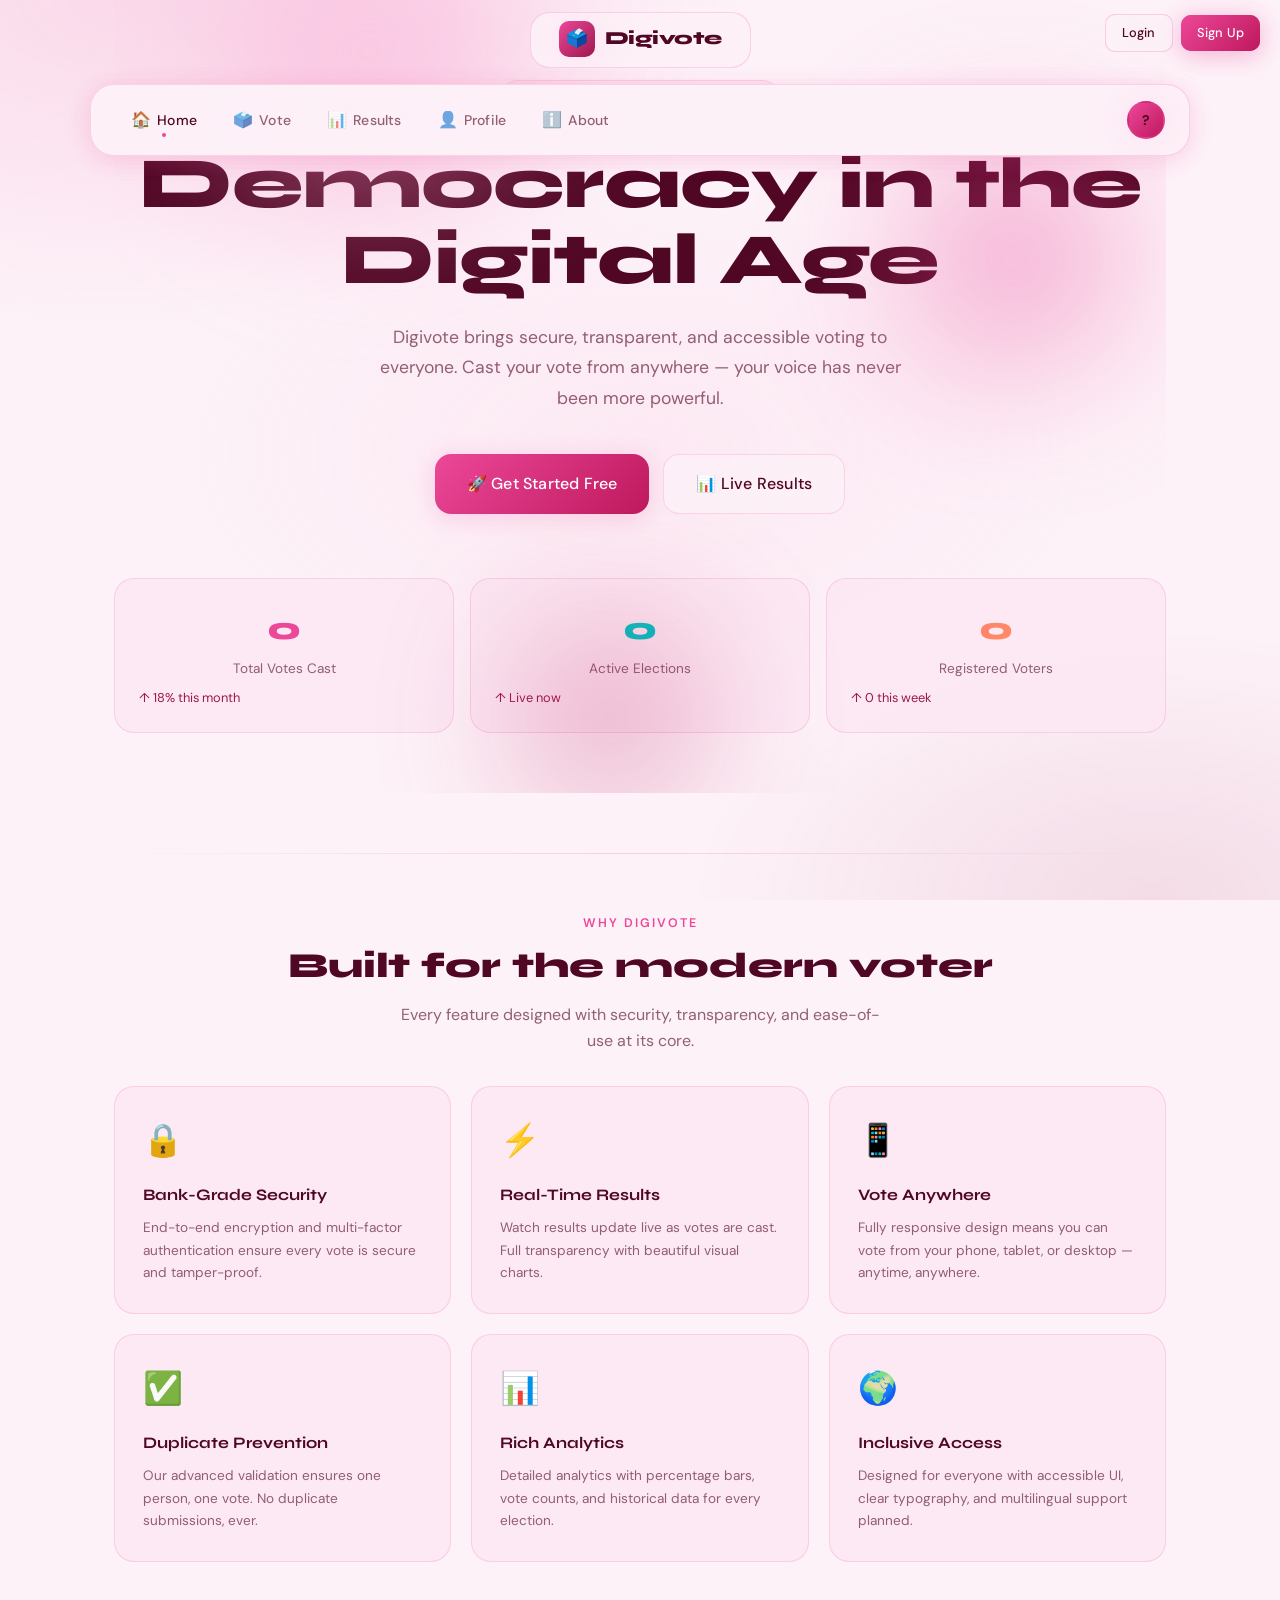
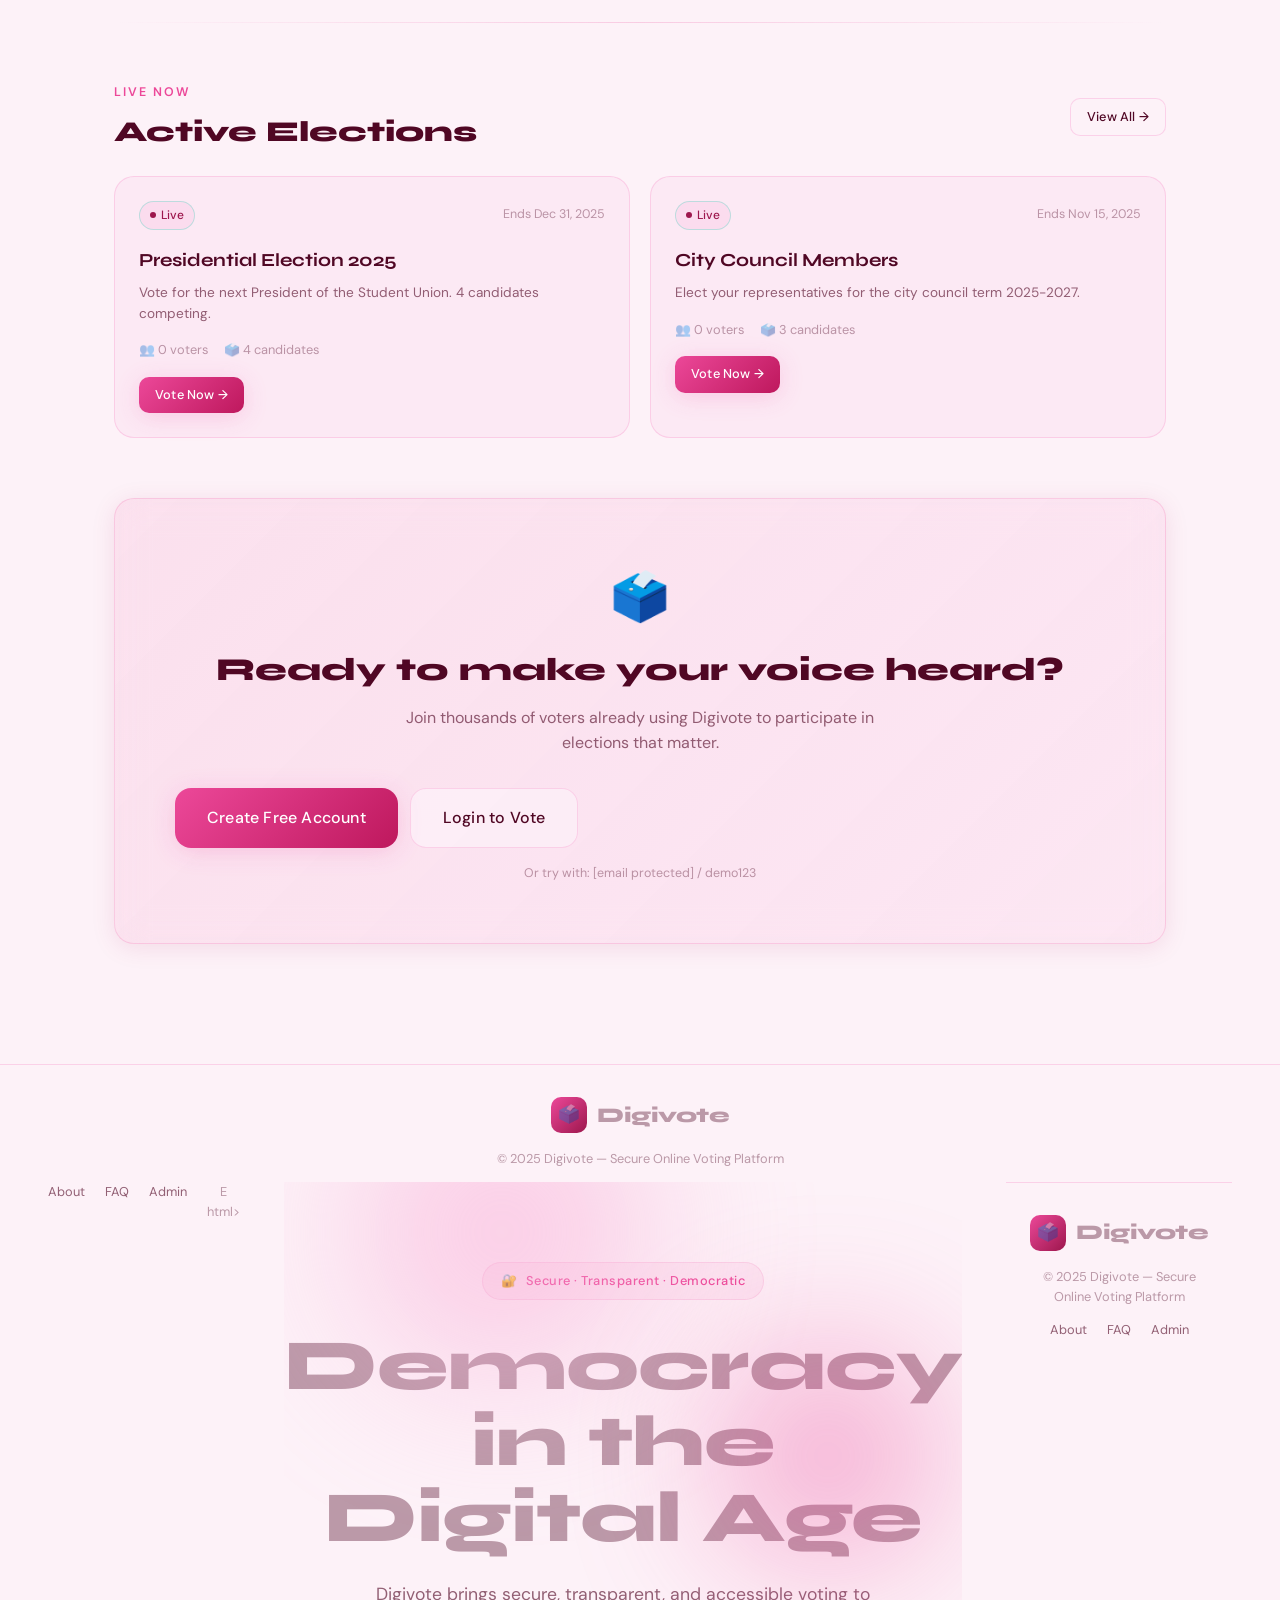
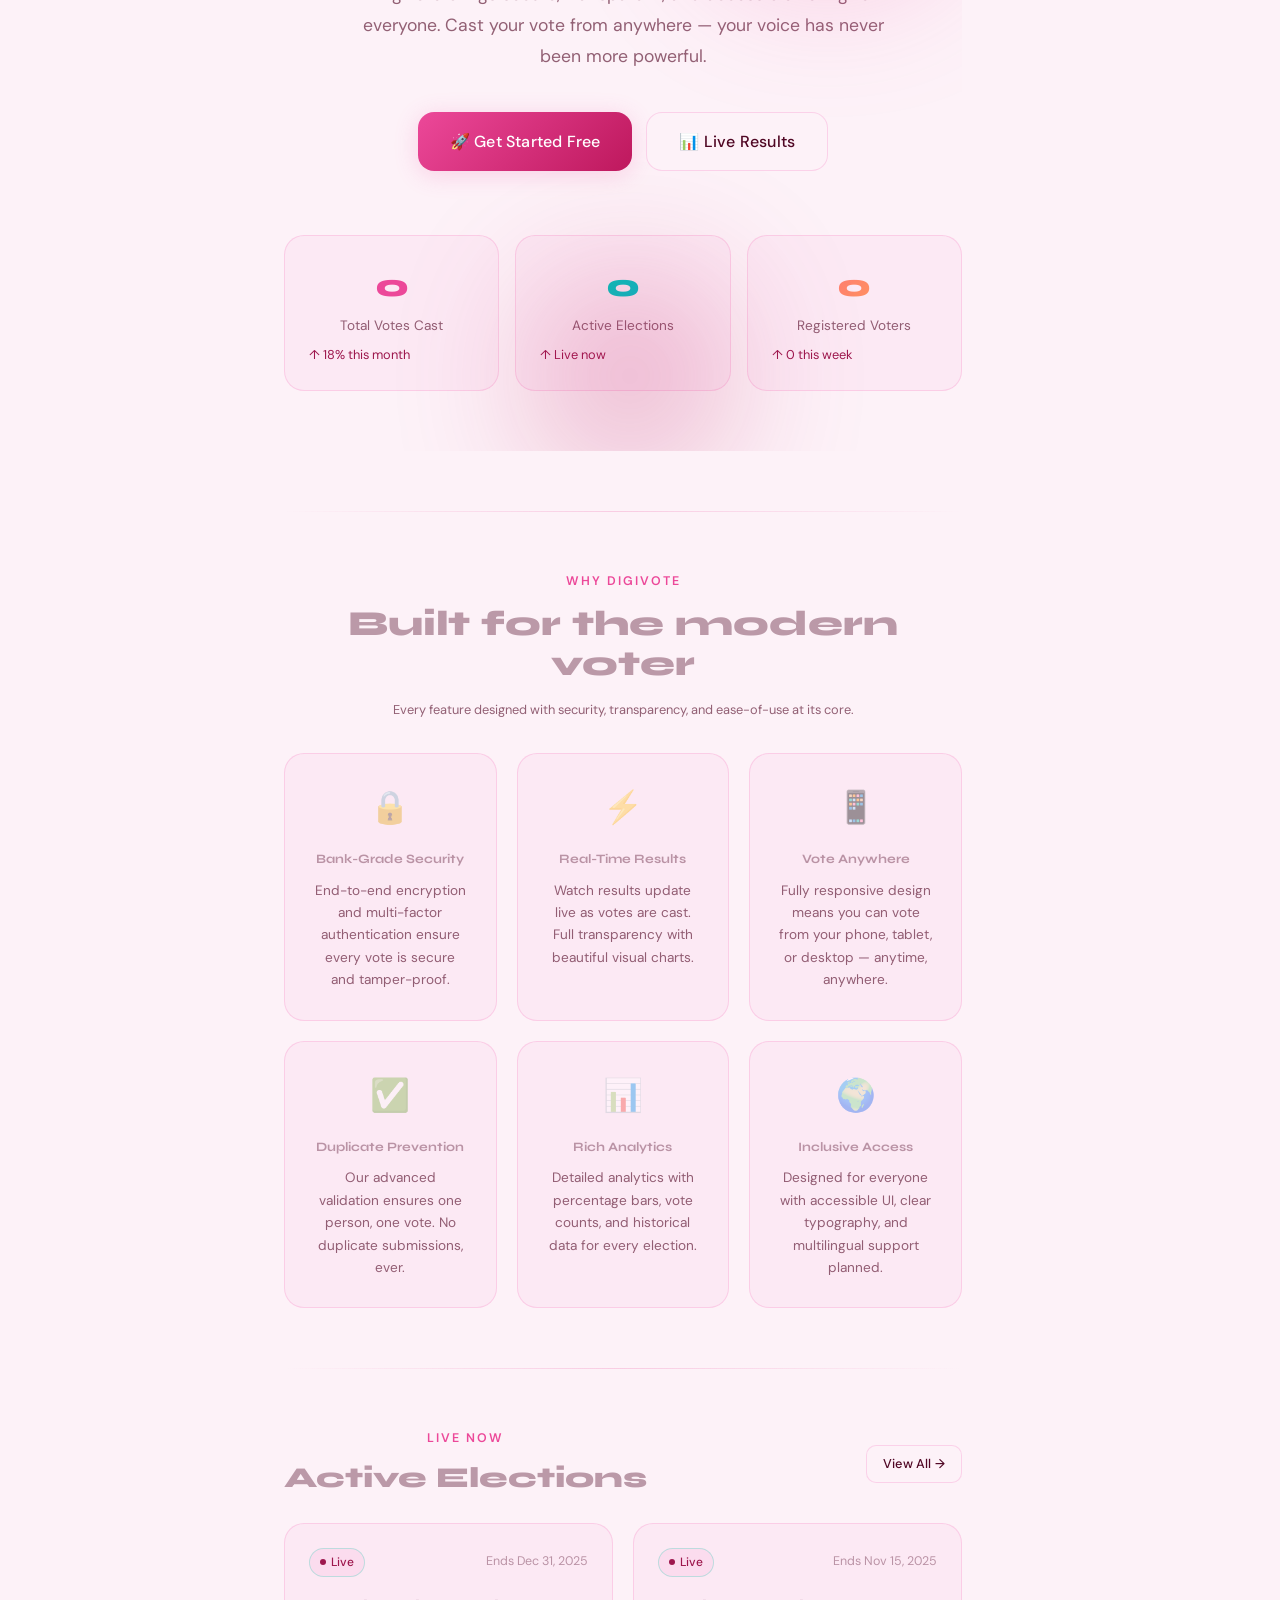
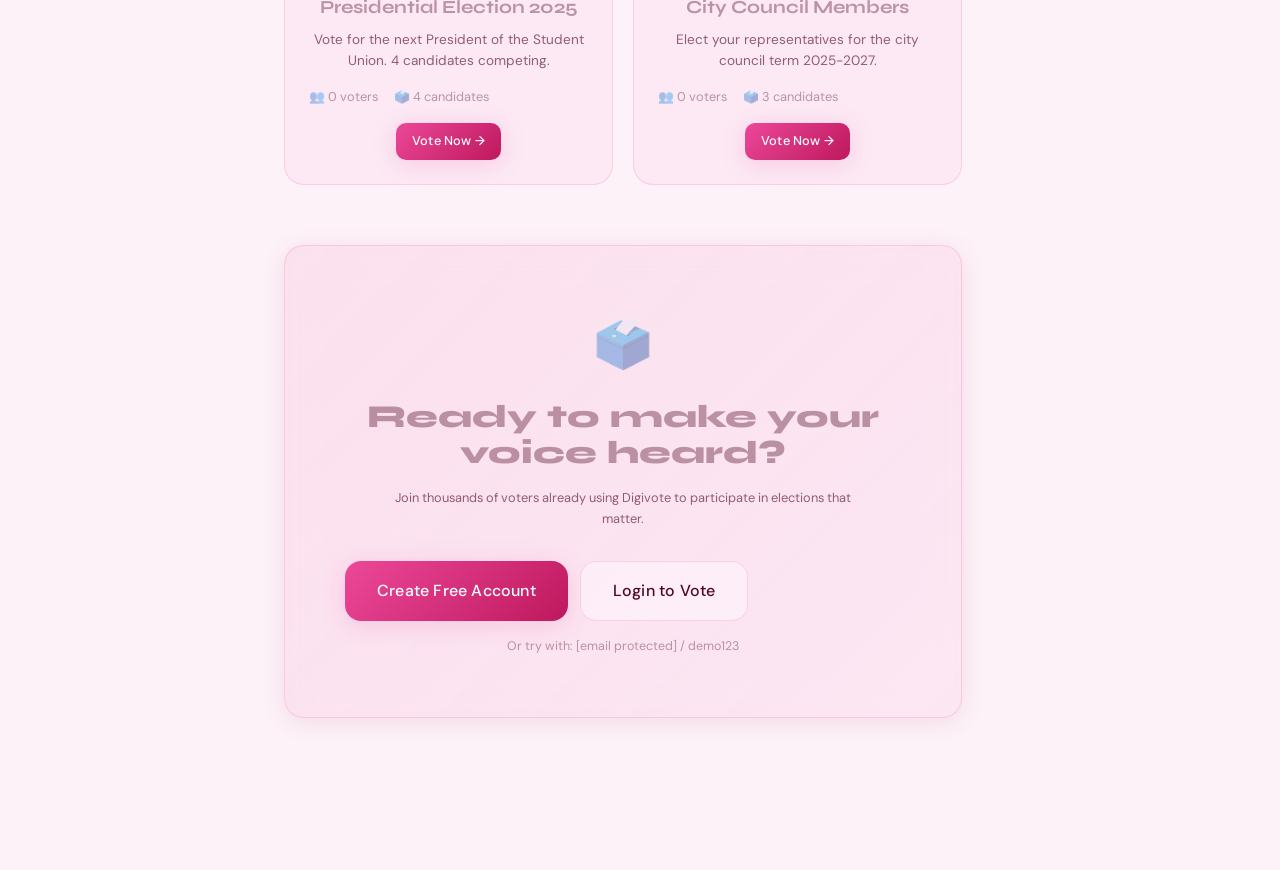
<file: index.html>
<!DOCTYPE html><html lang="en"><head><meta charset="UTF-8" /><meta name="viewport" content="width=device-width, initial-scale=1.0"/><title>Digivote — Modern Online Voting</title></head><body><div id="toast-container"></div><div id="auth-topbar" style="position:fixed;top:14px;right:20px;z-index:2000;display:flex;align-items:center;gap:8px;"><a href="login.html" id="auth-login-btn" class="btn btn-secondary btn-sm" style="backdrop-filter:blur(12px);background:rgba(253,242,248,0.85);border:1px solid rgba(249,168,212,0.5);">Login</a><a href="signup.html" id="auth-signup-btn" class="btn btn-primary btn-sm">Sign Up</a></div><div class="nav-wrapper"><div class="logo-topbar"><a href="index.html" class="nav-logo"><div class="logo-icon">🗳️</div>
Digivote
</a></div><nav class="navbar"><ul class="nav-links"><li><a href="index.html" class="active"><span class="icon">🏠</span> Home</a></li><li><a href="vote.html"><span class="icon">🗳️</span> Vote</a></li><li><a href="results.html"><span class="icon">📊</span> Results</a></li><li><a href="profile.html"><span class="icon">👤</span> Profile</a></li><li><a href="about.html"><span class="icon">ℹ️</span> About</a></li></ul><div class="nav-actions"><div class="nav-avatar" id="nav-avatar" onclick="window.location='dashboard.html'">?</div></nav><div class="mobile-menu" id="mobile-menu"><a href="index.html">🏠 Home</a><a href="dashboard.html">📋 Dashboard</a><a href="vote.html">🗳️ Vote</a><a href="results.html">📊 Results</a><a href="profile.html">👤 Profile</a><a href="about.html">ℹ️ About</a><a href="login.html">🔑 Login</a><a href="signup.html">✨ Sign Up</a></div></div><div class="page page-content"><div class="container"><section class="hero" style="position:relative;overflow:hidden;"><div class="orb orb-1"></div><div class="orb orb-2"></div><div class="orb orb-3"></div><div class="hero-eyebrow"><span>🔐</span> Secure · Transparent · Democratic
</div><h1 class="hero-title">
Democracy in the<br/><span class="highlight">Digital Age</span></h1><p class="hero-subtitle">
Digivote brings secure, transparent, and accessible voting to everyone. Cast your vote from anywhere — your voice has never been more powerful.
</p><div class="hero-actions"><a href="signup.html" class="btn btn-primary btn-lg">
🚀 Get Started Free
</a><a href="results.html" class="btn btn-secondary btn-lg">
📊 Live Results
</a></div><div class="grid-3" style="margin-top:64px;gap:16px;"><div class="stat-card" style="text-align:center;"><div class="stat-value text-accent" data-count="0">0</div><div class="stat-label">Total Votes Cast</div><div class="stat-change up">↑ 18% this month</div></div><div class="stat-card" style="text-align:center;"><div class="stat-value" style="background:linear-gradient(135deg,#00d4aa,#00b4d8);-webkit-background-clip:text;-webkit-text-fill-color:transparent;" data-count="3">0</div><div class="stat-label">Active Elections</div><div class="stat-change up">↑ Live now</div></div><div class="stat-card" style="text-align:center;"><div class="stat-value" style="background:linear-gradient(135deg,#ff6584,#ffa94d);-webkit-background-clip:text;-webkit-text-fill-color:transparent;" data-count="0">0</div><div class="stat-label">Registered Voters</div><div class="stat-change up">↑ 0 this week</div></div></div></section><div class="glow-sep"></div><section style="margin-bottom:60px;"><div class="text-center mb-8"><div class="section-eyebrow">Why Digivote</div><h2 class="section-title" style="font-size:2.2rem;">Built for the modern voter</h2><p class="text-secondary" style="max-width:480px;margin:0 auto;">Every feature designed with security, transparency, and ease-of-use at its core.</p></div><div class="grid-3"><div class="feature-card"><div class="feature-icon">🔒</div><div class="feature-title">Bank-Grade Security</div><div class="feature-desc">End-to-end encryption and multi-factor authentication ensure every vote is secure and tamper-proof.</div></div><div class="feature-card"><div class="feature-icon">⚡</div><div class="feature-title">Real-Time Results</div><div class="feature-desc">Watch results update live as votes are cast. Full transparency with beautiful visual charts.</div></div><div class="feature-card"><div class="feature-icon">📱</div><div class="feature-title">Vote Anywhere</div><div class="feature-desc">Fully responsive design means you can vote from your phone, tablet, or desktop — anytime, anywhere.</div></div><div class="feature-card"><div class="feature-icon">✅</div><div class="feature-title">Duplicate Prevention</div><div class="feature-desc">Our advanced validation ensures one person, one vote. No duplicate submissions, ever.</div></div><div class="feature-card"><div class="feature-icon">📊</div><div class="feature-title">Rich Analytics</div><div class="feature-desc">Detailed analytics with percentage bars, vote counts, and historical data for every election.</div></div><div class="feature-card"><div class="feature-icon">🌍</div><div class="feature-title">Inclusive Access</div><div class="feature-desc">Designed for everyone with accessible UI, clear typography, and multilingual support planned.</div></div></div></section><div class="glow-sep"></div><section style="margin-bottom:60px;"><div class="flex items-center justify-between mb-6"><div><div class="section-eyebrow">Live Now</div><h2 class="section-title" style="font-size:1.8rem;margin-bottom:4px;">Active Elections</h2></div><a href="vote.html" class="btn btn-secondary btn-sm">View All →</a></div><div class="grid-2"><div class="election-card"><div class="election-meta"><span class="badge badge-success badge-dot">Live</span><span class="text-xs text-muted">Ends Dec 31, 2025</span></div><div class="election-title">Presidential Election 2025</div><div class="election-desc">Vote for the next President of the Student Union. 4 candidates competing.</div><div class="election-stats mb-4"><span class="election-stat">👥 0 voters</span><span class="election-stat">🗳️ 4 candidates</span></div><a href="vote.html?id=election_2025_president" class="btn btn-primary btn-sm">Vote Now →</a></div><div class="election-card"><div class="election-meta"><span class="badge badge-success badge-dot">Live</span><span class="text-xs text-muted">Ends Nov 15, 2025</span></div><div class="election-title">City Council Members</div><div class="election-desc">Elect your representatives for the city council term 2025-2027.</div><div class="election-stats mb-4"><span class="election-stat">👥 0 voters</span><span class="election-stat">🗳️ 3 candidates</span></div><a href="vote.html?id=election_2025_council" class="btn btn-primary btn-sm">Vote Now →</a></div></div></section><section style="margin-bottom:60px;"><div class="card" style="background:linear-gradient(135deg,rgba(236,72,153,0.1),rgba(249,168,212,0.15));border-color:rgba(236,72,153,0.18);padding:60px;text-align:center;"><div style="font-size:3rem;margin-bottom:16px;">🗳️</div><h2 style="font-size:2rem;font-family:'Syne',sans-serif;font-weight:800;margin-bottom:16px;">Ready to make your voice heard?</h2><p class="text-secondary" style="max-width:480px;margin:0 auto 32px;">Join thousands of voters already using Digivote to participate in elections that matter.</p><div class="flex gap-3 justify-center" style="flex-wrap:wrap;"><a href="signup.html" class="btn btn-primary btn-lg">Create Free Account</a><a href="login.html" class="btn btn-secondary btn-lg">Login to Vote</a></div><p class="text-xs text-muted mt-4">Or try with: <a href="/cdn-cgi/l/email-protection" class="__cf_email__" data-cfemail="690d0c0406291f061d0c1e081f0c470006">[email&#160;protected]</a> / demo123</p></div></section></div></div><footer style="border-top:1px solid var(--glass-border);padding:32px 0;text-align:center;color:var(--text-muted);font-size:0.8rem;position:relative;z-index:1;"><div class="container"><div class="nav-logo" style="justify-content:center;margin-bottom:16px;"><div class="logo-icon">🗳️</div> Digivote
</div><p>© 2025 Digivote — Secure Online Voting Platform</p><div style="display:flex;gap:20px;justify-content:center;margin-top:12px;"><a href="about.html" style="color:var(--text-secondary);">About</a><a href="faq.html" style="color:var(--text-secondary);">FAQ</a><a href="admin.html" style="color:var(--text-secondary);">Admin</a><a href="contact.html" style="col<script src="script.js"></script>E html><html lang="en"><head><meta charset="UTF-8" /><meta name="viewport" content="width=device-width, initial-scale=1.0"/><title>Digivote — Modern Online Voting</title><link rel="stylesheet" href="style.css"></head><body><div id="toast-container"></div><div id="auth-topbar" style="position:fixed;top:14px;right:20px;z-index:2000;display:flex;align-items:center;gap:8px;"><a href="login.html" id="auth-login-btn" class="btn btn-secondary btn-sm" style="backdrop-filter:blur(12px);background:rgba(253,242,248,0.85);border:1px solid rgba(249,168,212,0.5);">Login</a><a href="signup.html" id="auth-signup-btn" class="btn btn-primary btn-sm">Sign Up</a></div><div class="nav-wrapper"><div class="logo-topbar"><a href="index.html" class="nav-logo"><div class="logo-icon">🗳️</div>
Digivote
</a></div><nav class="navbar"><ul class="nav-links"><li><a href="index.html" class="active"><span class="icon">🏠</span> Home</a></li><li><a href="vote.html"><span class="icon">🗳️</span> Vote</a></li><li><a href="results.html"><span class="icon">📊</span> Results</a></li><li><a href="profile.html"><span class="icon">👤</span> Profile</a></li><li><a href="about.html"><span class="icon">ℹ️</span> About</a></li></ul><div class="nav-actions"><div class="nav-avatar" id="nav-avatar" onclick="window.location='dashboard.html'">?</div></nav><div class="mobile-menu" id="mobile-menu"><a href="index.html">🏠 Home</a><a href="dashboard.html">📋 Dashboard</a><a href="vote.html">🗳️ Vote</a><a href="results.html">📊 Results</a><a href="profile.html">👤 Profile</a><a href="about.html">ℹ️ About</a><a href="login.html">🔑 Login</a><a href="signup.html">✨ Sign Up</a></div></div><div class="page page-content"><div class="container"><section class="hero" style="position:relative;overflow:hidden;"><div class="orb orb-1"></div><div class="orb orb-2"></div><div class="orb orb-3"></div><div class="hero-eyebrow"><span>🔐</span> Secure · Transparent · Democratic
</div><h1 class="hero-title">
Democracy in the<br/><span class="highlight">Digital Age</span></h1><p class="hero-subtitle">
Digivote brings secure, transparent, and accessible voting to everyone. Cast your vote from anywhere — your voice has never been more powerful.
</p><div class="hero-actions"><a href="signup.html" class="btn btn-primary btn-lg">
🚀 Get Started Free
</a><a href="results.html" class="btn btn-secondary btn-lg">
📊 Live Results
</a></div><div class="grid-3" style="margin-top:64px;gap:16px;"><div class="stat-card" style="text-align:center;"><div class="stat-value text-accent" data-count="0">0</div><div class="stat-label">Total Votes Cast</div><div class="stat-change up">↑ 18% this month</div></div><div class="stat-card" style="text-align:center;"><div class="stat-value" style="background:linear-gradient(135deg,#00d4aa,#00b4d8);-webkit-background-clip:text;-webkit-text-fill-color:transparent;" data-count="3">0</div><div class="stat-label">Active Elections</div><div class="stat-change up">↑ Live now</div></div><div class="stat-card" style="text-align:center;"><div class="stat-value" style="background:linear-gradient(135deg,#ff6584,#ffa94d);-webkit-background-clip:text;-webkit-text-fill-color:transparent;" data-count="0">0</div><div class="stat-label">Registered Voters</div><div class="stat-change up">↑ 0 this week</div></div></div></section><div class="glow-sep"></div><section style="margin-bottom:60px;"><div class="text-center mb-8"><div class="section-eyebrow">Why Digivote</div><h2 class="section-title" style="font-size:2.2rem;">Built for the modern voter</h2><p class="text-secondary" style="max-width:480px;margin:0 auto;">Every feature designed with security, transparency, and ease-of-use at its core.</p></div><div class="grid-3"><div class="feature-card"><div class="feature-icon">🔒</div><div class="feature-title">Bank-Grade Security</div><div class="feature-desc">End-to-end encryption and multi-factor authentication ensure every vote is secure and tamper-proof.</div></div><div class="feature-card"><div class="feature-icon">⚡</div><div class="feature-title">Real-Time Results</div><div class="feature-desc">Watch results update live as votes are cast. Full transparency with beautiful visual charts.</div></div><div class="feature-card"><div class="feature-icon">📱</div><div class="feature-title">Vote Anywhere</div><div class="feature-desc">Fully responsive design means you can vote from your phone, tablet, or desktop — anytime, anywhere.</div></div><div class="feature-card"><div class="feature-icon">✅</div><div class="feature-title">Duplicate Prevention</div><div class="feature-desc">Our advanced validation ensures one person, one vote. No duplicate submissions, ever.</div></div><div class="feature-card"><div class="feature-icon">📊</div><div class="feature-title">Rich Analytics</div><div class="feature-desc">Detailed analytics with percentage bars, vote counts, and historical data for every election.</div></div><div class="feature-card"><div class="feature-icon">🌍</div><div class="feature-title">Inclusive Access</div><div class="feature-desc">Designed for everyone with accessible UI, clear typography, and multilingual support planned.</div></div></div></section><div class="glow-sep"></div><section style="margin-bottom:60px;"><div class="flex items-center justify-between mb-6"><div><div class="section-eyebrow">Live Now</div><h2 class="section-title" style="font-size:1.8rem;margin-bottom:4px;">Active Elections</h2></div><a href="vote.html" class="btn btn-secondary btn-sm">View All →</a></div><div class="grid-2"><div class="election-card"><div class="election-meta"><span class="badge badge-success badge-dot">Live</span><span class="text-xs text-muted">Ends Dec 31, 2025</span></div><div class="election-title">Presidential Election 2025</div><div class="election-desc">Vote for the next President of the Student Union. 4 candidates competing.</div><div class="election-stats mb-4"><span class="election-stat">👥 0 voters</span><span class="election-stat">🗳️ 4 candidates</span></div><a href="vote.html?id=election_2025_president" class="btn btn-primary btn-sm">Vote Now →</a></div><div class="election-card"><div class="election-meta"><span class="badge badge-success badge-dot">Live</span><span class="text-xs text-muted">Ends Nov 15, 2025</span></div><div class="election-title">City Council Members</div><div class="election-desc">Elect your representatives for the city council term 2025-2027.</div><div class="election-stats mb-4"><span class="election-stat">👥 0 voters</span><span class="election-stat">🗳️ 3 candidates</span></div><a href="vote.html?id=election_2025_council" class="btn btn-primary btn-sm">Vote Now →</a></div></div></section><section style="margin-bottom:60px;"><div class="card" style="background:linear-gradient(135deg,rgba(236,72,153,0.1),rgba(249,168,212,0.15));border-color:rgba(236,72,153,0.18);padding:60px;text-align:center;"><div style="font-size:3rem;margin-bottom:16px;">🗳️</div><h2 style="font-size:2rem;font-family:'Syne',sans-serif;font-weight:800;margin-bottom:16px;">Ready to make your voice heard?</h2><p class="text-secondary" style="max-width:480px;margin:0 auto 32px;">Join thousands of voters already using Digivote to participate in elections that matter.</p><div class="flex gap-3 justify-center" style="flex-wrap:wrap;"><a href="signup.html" class="btn btn-primary btn-lg">Create Free Account</a><a href="login.html" class="btn btn-secondary btn-lg">Login to Vote</a></div><p class="text-xs text-muted mt-4">Or try with: <a href="/cdn-cgi/l/email-protection" class="__cf_email__" data-cfemail="690d0c0406291f061d0c1e081f0c470006">[email&#160;protected]</a> / demo123</p></div></section></div></div><footer style="border-top:1px solid var(--glass-border);padding:32px 0;text-align:center;color:var(--text-muted);font-size:0.8rem;position:relative;z-index:1;"><div class="container"><div class="nav-logo" style="justify-content:center;margin-bottom:16px;"><div class="logo-icon">🗳️</div> Digivote
</div><p>© 2025 Digivote — Secure Online Voting Platform</p><div style="display:flex;gap:20px;justify-content:center;margin-top:12px;"><a href="about.html" style="color:var(--text-secondary);">About</a><a href="faq.html" style="color:var(--text-secondary);">FAQ</a><a href="admin.html" style="color:var(--text-secondary);">Admin</a><a href="contact.html" style="colo
</file>
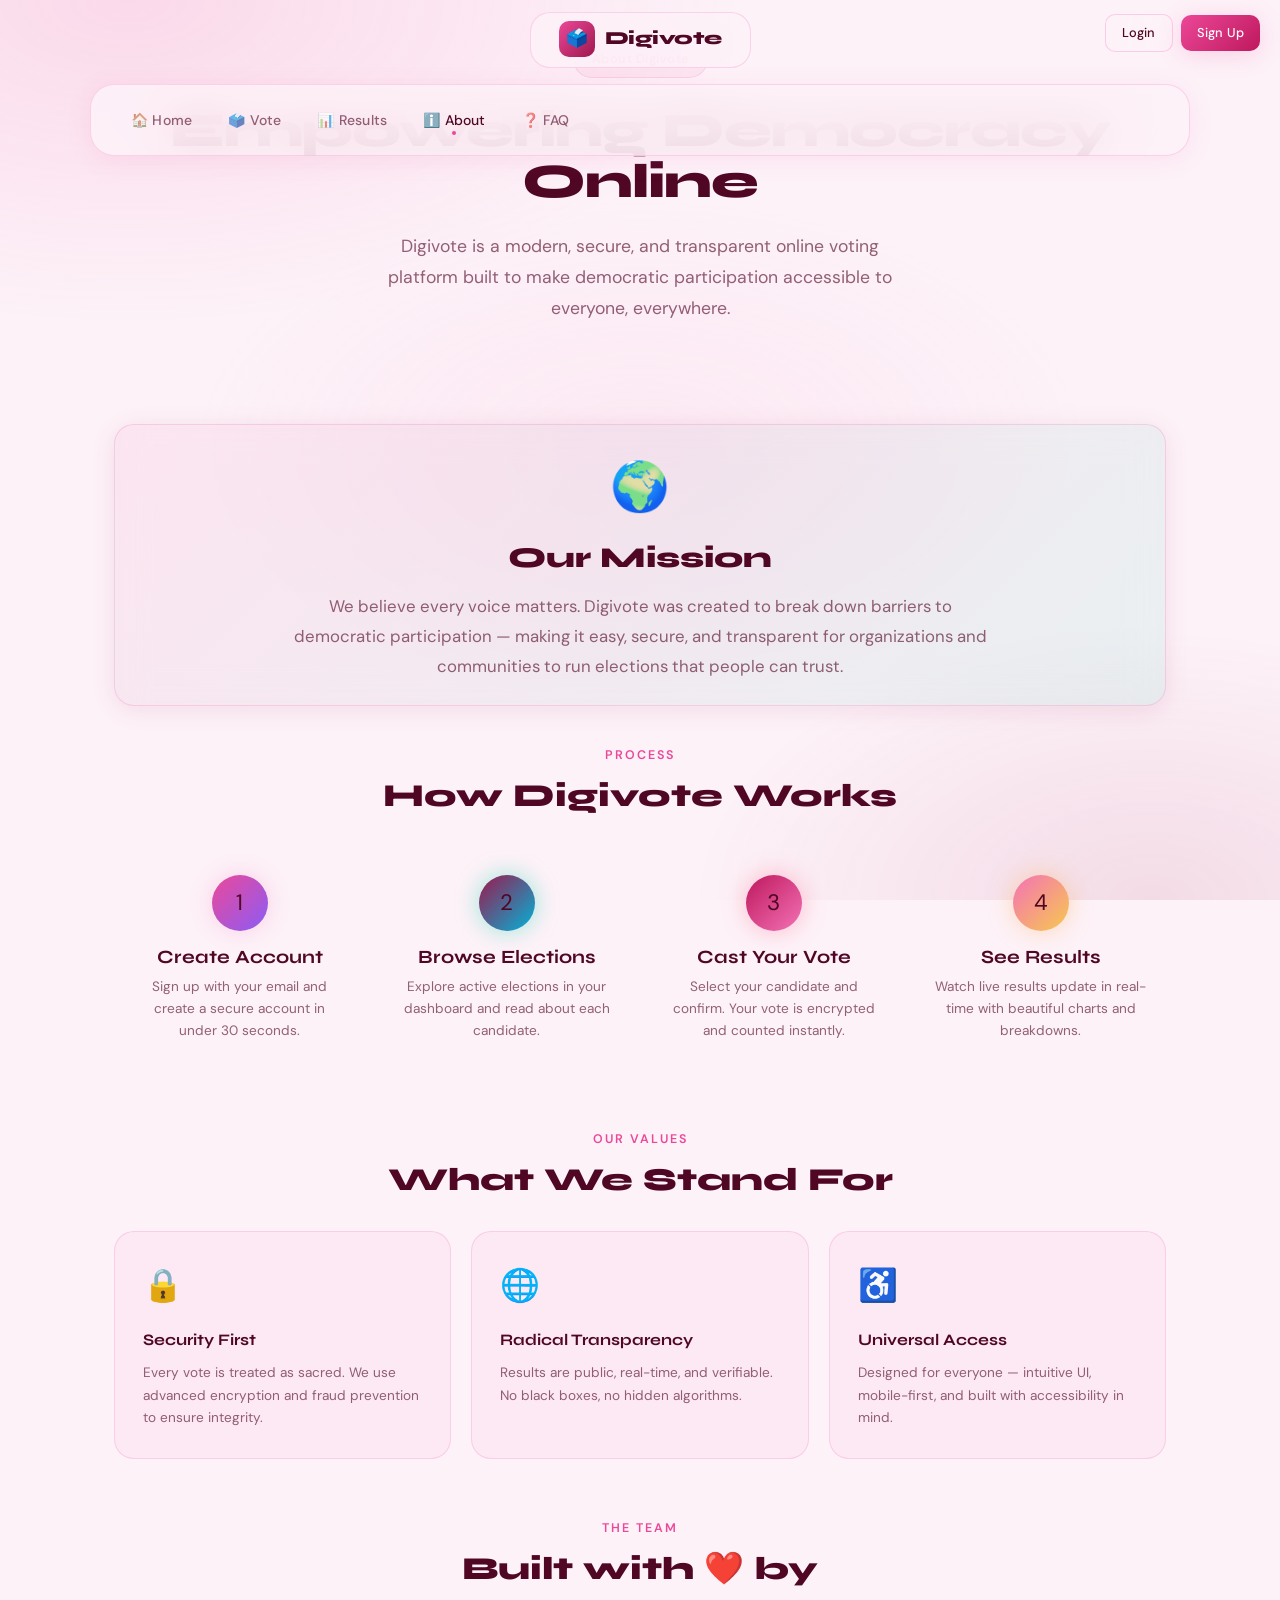
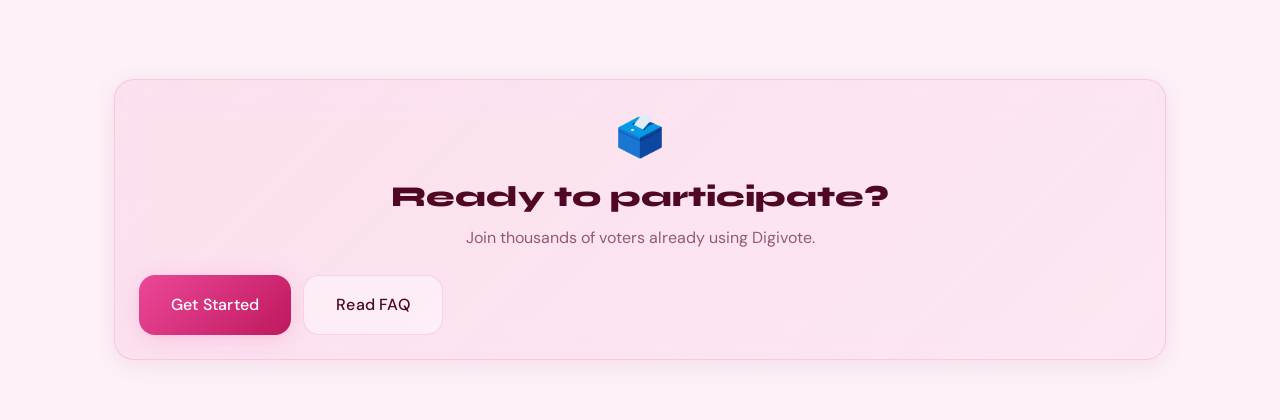
<file: about.html>
<!DOCTYPE html><html lang="en"><head><meta charset="UTF-8"/><meta name="viewport" content="width=device-width, initial-scale=1.0"/><title>About — Digivote</title><link rel="stylesheet" href="style.css"></head><body><div id="toast-container"></div><div id="auth-topbar" style="position:fixed;top:14px;right:20px;z-index:2000;display:flex;align-items:center;gap:8px;"><a href="login.html" id="auth-login-btn" class="btn btn-secondary btn-sm" style="backdrop-filter:blur(12px);background:rgba(253,242,248,0.85);border:1px solid rgba(249,168,212,0.5);">Login</a><a href="signup.html" id="auth-signup-btn" class="btn btn-primary btn-sm">Sign Up</a></div><div class="nav-wrapper"><div class="logo-topbar"><a href="index.html" class="nav-logo"><div class="logo-icon">🗳️</div> Digivote</a></div><nav class="navbar"><ul class="nav-links"><li><a href="index.html">🏠 Home</a></li><li><a href="vote.html">🗳️ Vote</a></li><li><a href="results.html">📊 Results</a></li><li><a href="about.html" class="active">ℹ️ About</a></li><li><a href="faq.html">❓ FAQ</a></li></ul><div class="nav-actions"><div class="nav-avatar" id="nav-avatar" onclick="window.location='dashboard.html'">?</div></nav><div class="mobile-menu" id="mobile-menu"><a href="index.html">🏠 Home</a><a href="vote.html">🗳️ Vote</a><a href="results.html">📊 Results</a><a href="faq.html">❓ FAQ</a><a href="login.html">🔑 Login</a></div></div><div class="page page-content"><div class="container"><section class="hero" style="padding:40px 0 60px;"><div class="hero-eyebrow">About Digivote</div><h1 class="hero-title" style="font-size:3rem;">Empowering <span class="highlight">Democracy</span><br/>Online</h1><p class="hero-subtitle">Digivote is a modern, secure, and transparent online voting platform built to make democratic participation accessible to everyone, everywhere.</p></section><div class="card card-body" style="margin-bottom:40px;background:linear-gradient(135deg,rgba(236,72,153,0.08),rgba(0,212,170,0.08));border-color:rgba(236,72,153,0.18);"><div style="text-align:center;max-width:700px;margin:0 auto;"><div style="font-size:3rem;margin-bottom:16px;">🌍</div><h2 style="font-family:'Syne',sans-serif;font-weight:800;font-size:1.8rem;margin-bottom:16px;">Our Mission</h2><p style="color:var(--text-secondary);line-height:1.8;font-size:1.05rem;">
We believe every voice matters. Digivote was created to break down barriers to democratic participation — making it easy, secure, and transparent for organizations and communities to run elections that people can trust.
</p></div></div><section style="margin-bottom:60px;"><div class="text-center mb-8"><div class="section-eyebrow">Process</div><h2 style="font-family:'Syne',sans-serif;font-size:2rem;font-weight:800;">How Digivote Works</h2></div><div class="grid-4" style="gap:16px;"><div style="text-align:center;padding:28px 20px;"><div style="width:56px;height:56px;border-radius:50%;background:linear-gradient(135deg,var(--accent-1),#8b5cf6);display:grid;place-items:center;font-size:1.4rem;margin:0 auto 16px;box-shadow:0 0 24px rgba(236,72,153,0.2);">1</div><h3 style="font-family:'Syne',sans-serif;font-weight:700;margin-bottom:8px;">Create Account</h3><p class="text-secondary text-sm">Sign up with your email and create a secure account in under 30 seconds.</p></div><div style="text-align:center;padding:28px 20px;"><div style="width:56px;height:56px;border-radius:50%;background:linear-gradient(135deg,var(--accent-2),#00b4d8);display:grid;place-items:center;font-size:1.4rem;margin:0 auto 16px;box-shadow:0 0 24px rgba(0,212,170,0.4);">2</div><h3 style="font-family:'Syne',sans-serif;font-weight:700;margin-bottom:8px;">Browse Elections</h3><p class="text-secondary text-sm">Explore active elections in your dashboard and read about each candidate.</p></div><div style="text-align:center;padding:28px 20px;"><div style="width:56px;height:56px;border-radius:50%;background:linear-gradient(135deg,var(--accent-3),var(--accent-4));display:grid;place-items:center;font-size:1.4rem;margin:0 auto 16px;box-shadow:0 0 24px rgba(255,101,132,0.4);">3</div><h3 style="font-family:'Syne',sans-serif;font-weight:700;margin-bottom:8px;">Cast Your Vote</h3><p class="text-secondary text-sm">Select your candidate and confirm. Your vote is encrypted and counted instantly.</p></div><div style="text-align:center;padding:28px 20px;"><div style="width:56px;height:56px;border-radius:50%;background:linear-gradient(135deg,var(--accent-4),#f7c94e);display:grid;place-items:center;font-size:1.4rem;margin:0 auto 16px;box-shadow:0 0 24px rgba(255,169,77,0.4);">4</div><h3 style="font-family:'Syne',sans-serif;font-weight:700;margin-bottom:8px;">See Results</h3><p class="text-secondary text-sm">Watch live results update in real-time with beautiful charts and breakdowns.</p></div></div></section><section style="margin-bottom:60px;"><div class="text-center mb-8"><div class="section-eyebrow">Our Values</div><h2 style="font-family:'Syne',sans-serif;font-size:2rem;font-weight:800;">What We Stand For</h2></div><div class="grid-3"><div class="feature-card"><div class="feature-icon">🔒</div><div class="feature-title">Security First</div><div class="feature-desc">Every vote is treated as sacred. We use advanced encryption and fraud prevention to ensure integrity.</div></div><div class="feature-card"><div class="feature-icon">🌐</div><div class="feature-title">Radical Transparency</div><div class="feature-desc">Results are public, real-time, and verifiable. No black boxes, no hidden algorithms.</div></div><div class="feature-card"><div class="feature-icon">♿</div><div class="feature-title">Universal Access</div><div class="feature-desc">Designed for everyone — intuitive UI, mobile-first, and built with accessibility in mind.</div></div></div></section><section style="margin-bottom:60px;"><div class="text-center mb-8"><div class="section-eyebrow">The Team</div><h2 style="font-family:'Syne',sans-serif;font-size:2rem;font-weight:800;">Built with ❤️ by</h2></div><div class="grid-4" id="team-grid"></div></section><div class="card card-body" style="text-align:center;background:linear-gradient(135deg,rgba(236,72,153,0.1),rgba(249,168,212,0.15));border-color:rgba(236,72,153,0.18);"><div style="font-size:2.5rem;margin-bottom:12px;">🗳️</div><h2 style="font-family:'Syne',sans-serif;font-weight:800;font-size:1.8rem;margin-bottom:12px;">Ready to participate?</h2><p class="text-secondary" style="margin-bottom:24px;max-width:400px;margin-left:auto;margin-right:auto;">Join thousands of voters already using Digivote.</p><div class="flex gap-3 justify-center" style="flex-wrap:wrap;"><a href="signup.html" class="btn btn-primary btn-lg">Get Started</a><a href="faq.html" class="btn btn-secondary btn-lg">Read FAQ</a></div></div></div></div><script src="script.js"></script></body></html>
</file>
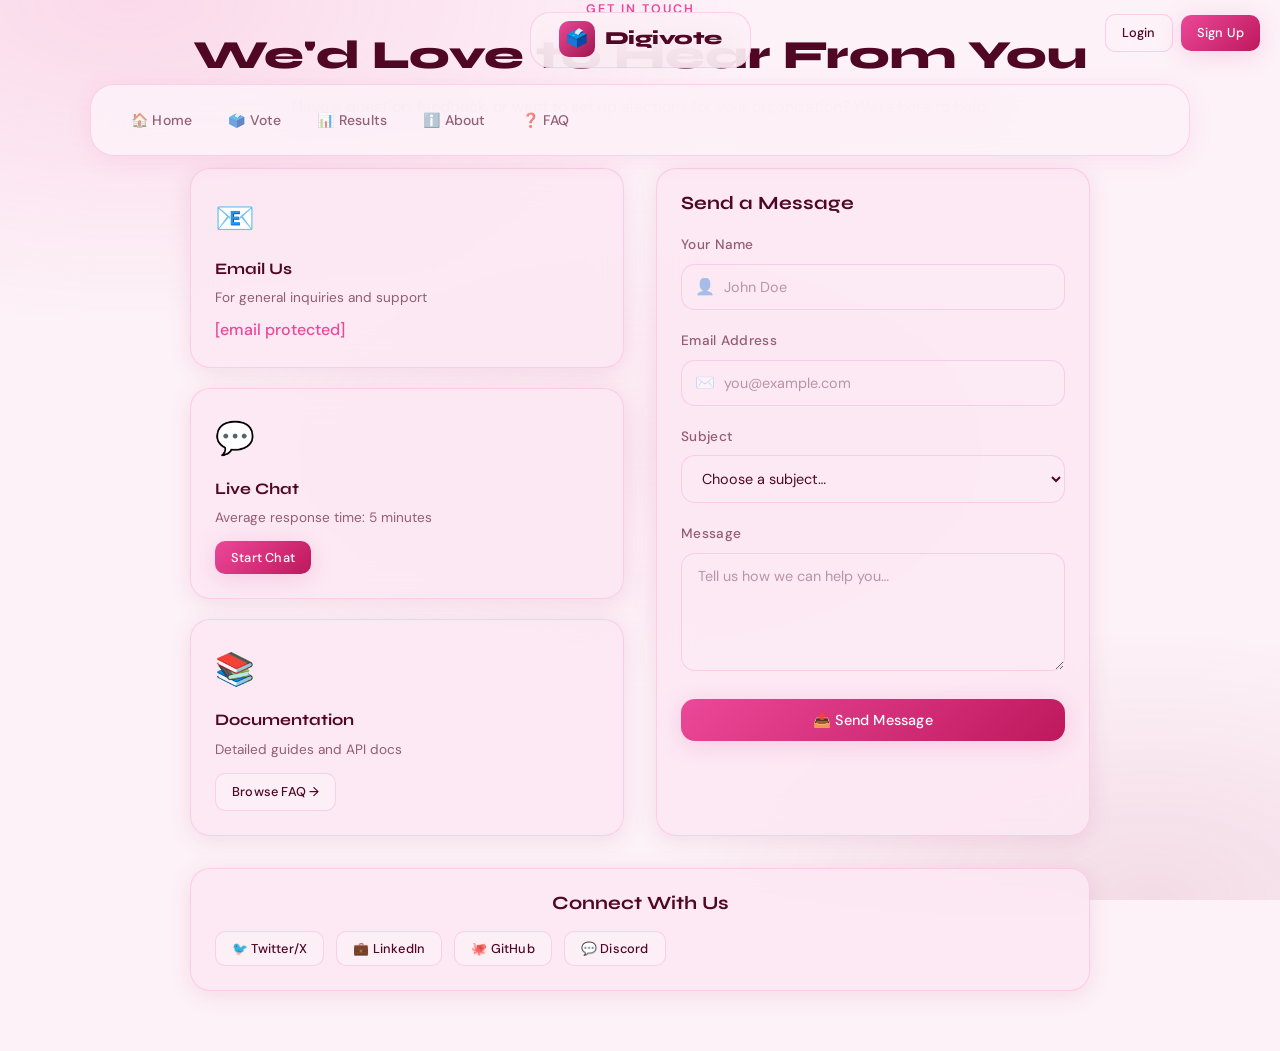
<file: contact.html>
<!DOCTYPE html><html lang="en"><head><meta charset="UTF-8"/><meta name="viewport" content="width=device-width, initial-scale=1.0"/><title>Contact — Digivote</title><link rel="stylesheet" href="style.css"></head><body><div id="toast-container"></div><div id="auth-topbar" style="position:fixed;top:14px;right:20px;z-index:2000;display:flex;align-items:center;gap:8px;"><a href="login.html" id="auth-login-btn" class="btn btn-secondary btn-sm" style="backdrop-filter:blur(12px);background:rgba(253,242,248,0.85);border:1px solid rgba(249,168,212,0.5);">Login</a><a href="signup.html" id="auth-signup-btn" class="btn btn-primary btn-sm">Sign Up</a></div><div class="nav-wrapper"><div class="logo-topbar"><a href="index.html" class="nav-logo"><div class="logo-icon">🗳️</div> Digivote</a></div><nav class="navbar"><ul class="nav-links"><li><a href="index.html">🏠 Home</a></li><li><a href="vote.html">🗳️ Vote</a></li><li><a href="results.html">📊 Results</a></li><li><a href="about.html">ℹ️ About</a></li><li><a href="faq.html">❓ FAQ</a></li></ul><div class="nav-actions"><div class="nav-avatar" id="nav-avatar" onclick="window.location='dashboard.html'">?</div></nav><div class="mobile-menu" id="mobile-menu"><a href="index.html">🏠 Home</a><a href="faq.html">❓ FAQ</a><a href="login.html">🔑 Login</a></div></div><div class="page page-content"><div class="container"><div style="text-align:center;margin-bottom:48px;"><div class="section-eyebrow">Get In Touch</div><h1 style="font-family:'Syne',sans-serif;font-weight:800;font-size:2.5rem;margin-bottom:16px;">We'd Love to <span class="highlight">Hear From You</span></h1><p class="text-secondary">Have a question, feedback, or want to set up elections for your organization? We're here to help.</p></div><div style="display:grid;grid-template-columns:1fr 1fr;gap:32px;max-width:900px;margin:0 auto;"><div style="display:flex;flex-direction:column;gap:20px;"><div class="card card-body"><div style="font-size:2rem;margin-bottom:12px;">📧</div><div style="font-family:'Syne',sans-serif;font-weight:700;margin-bottom:6px;">Email Us</div><div class="text-secondary text-sm">For general inquiries and support</div><div style="color:var(--accent-1);margin-top:8px;font-weight:500;"><a href="/cdn-cgi/l/email-protection" class="__cf_email__" data-cfemail="5a292f2a2a35282e1a2c352e3f2d3b2c3f743335">[email&#160;protected]</a></div></div><div class="card card-body"><div style="font-size:2rem;margin-bottom:12px;">💬</div><div style="font-family:'Syne',sans-serif;font-weight:700;margin-bottom:6px;">Live Chat</div><div class="text-secondary text-sm">Average response time: 5 minutes</div><button class="btn btn-primary btn-sm" style="margin-top:12px;" onclick="showToast('Live chat coming soon! 💬','info')">Start Chat</button></div><div class="card card-body"><div style="font-size:2rem;margin-bottom:12px;">📚</div><div style="font-family:'Syne',sans-serif;font-weight:700;margin-bottom:6px;">Documentation</div><div class="text-secondary text-sm">Detailed guides and API docs</div><a href="faq.html" class="btn btn-secondary btn-sm" style="margin-top:12px;">Browse FAQ →</a></div></div><div class="card card-body"><h3 style="font-family:'Syne',sans-serif;font-weight:700;margin-bottom:20px;">Send a Message</h3><form onsubmit="submitContact(event)" novalidate><div class="form-group"><label class="form-label">Your Name</label><div class="input-wrapper"><span class="input-icon">👤</span><input type="text" id="contact-name" class="form-control" placeholder="John Doe" required/></div></div><div class="form-group"><label class="form-label">Email Address</label><div class="input-wrapper"><span class="input-icon">✉️</span><input type="email" id="contact-email" class="form-control" placeholder="you@example.com" required/></div></div><div class="form-group"><label class="form-label">Subject</label><select id="contact-subject" class="form-control"><option value="">Choose a subject…</option><option value="support">Technical Support</option><option value="election">Election Inquiry</option><option value="feedback">Feedback</option><option value="business">Business Partnership</option><option value="other">Other</option></select></div><div class="form-group"><label class="form-label">Message</label><textarea id="contact-message" class="form-control" rows="5" placeholder="Tell us how we can help you…" style="resize:vertical;" required></textarea></div><button type="submit" class="btn btn-primary btn-full">
📤 Send Message
</button></form></div></div><div class="card card-body" style="margin-top:32px;text-align:center;max-width:900px;margin-left:auto;margin-right:auto;"><h3 style="font-family:'Syne',sans-serif;font-weight:700;margin-bottom:16px;">Connect With Us</h3><div class="flex gap-3 justify-center" style="flex-wrap:wrap;"><button class="btn btn-secondary btn-sm" onclick="showToast('Twitter/X coming soon!','info')">🐦 Twitter/X</button><button class="btn btn-secondary btn-sm" onclick="showToast('LinkedIn coming soon!','info')">💼 LinkedIn</button><button class="btn btn-secondary btn-sm" onclick="showToast('GitHub coming soon!','info')">🐙 GitHub</button><button class="btn btn-secondary btn-sm" onclick="showToast('Discord coming soon!','info')">💬 Discord</button></div></div></div></div><script src="script.js"></script><script>
function submitContact(e) {
e.preventDefault();
const name = document.getElementById('contact-name').value.trim();
const email = document.getElementById('contact-email').value.trim();
const msg = document.getElementById('contact-message').value.trim();
if (!name || !email || !msg) {
showToast('Please fill in all required fields', 'warning'); return;
</file>
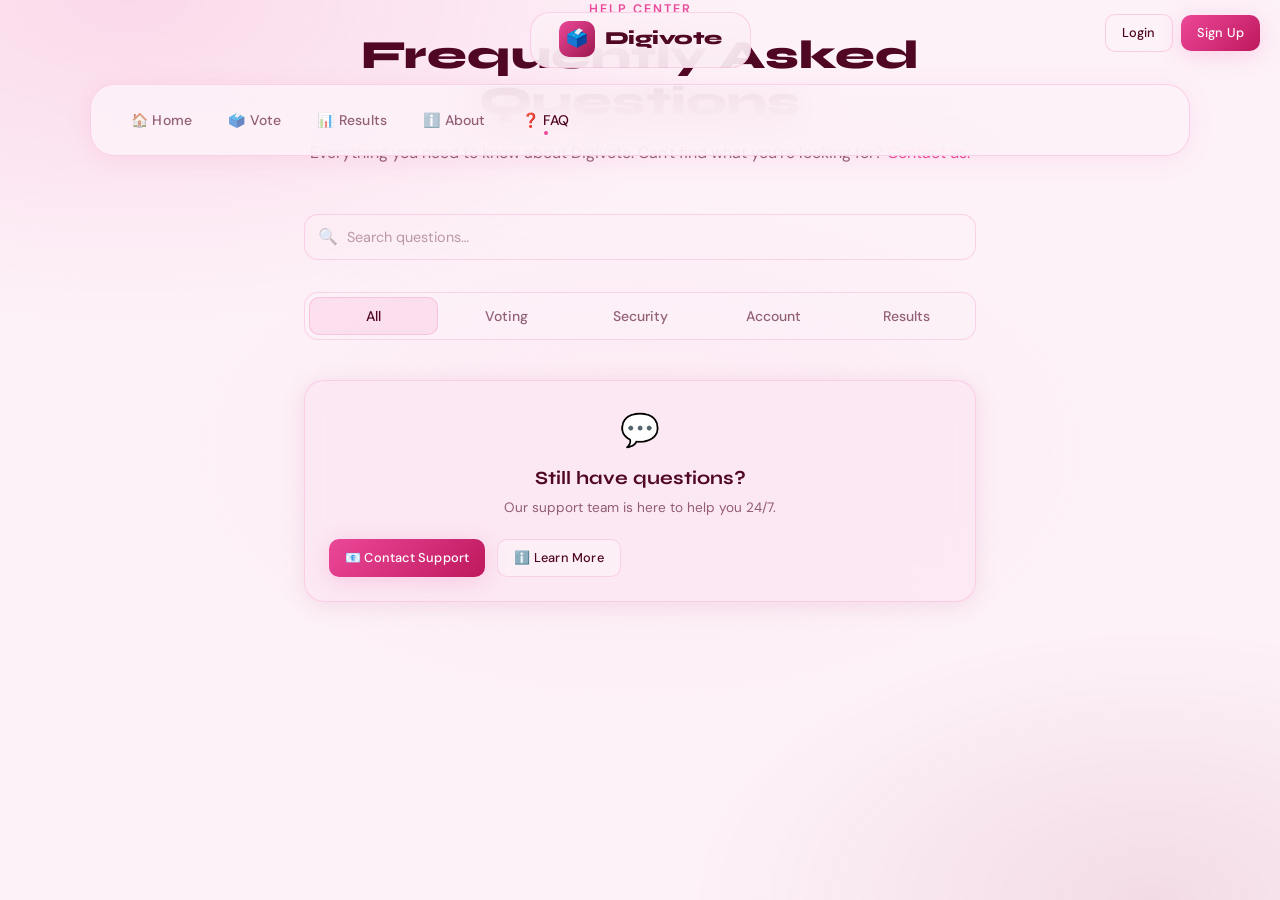
<file: faq.html>
<!DOCTYPE html><html lang="en"><head><meta charset="UTF-8"/><meta name="viewport" content="width=device-width, initial-scale=1.0"/><title>FAQ — Digivote</title><link rel="stylesheet" href="style.css"></head><body><div id="toast-container"></div><div id="auth-topbar" style="position:fixed;top:14px;right:20px;z-index:2000;display:flex;align-items:center;gap:8px;"><a href="login.html" id="auth-login-btn" class="btn btn-secondary btn-sm" style="backdrop-filter:blur(12px);background:rgba(253,242,248,0.85);border:1px solid rgba(249,168,212,0.5);">Login</a><a href="signup.html" id="auth-signup-btn" class="btn btn-primary btn-sm">Sign Up</a></div><div class="nav-wrapper"><div class="logo-topbar"><a href="index.html" class="nav-logo"><div class="logo-icon">🗳️</div> Digivote</a></div><nav class="navbar"><ul class="nav-links"><li><a href="index.html">🏠 Home</a></li><li><a href="vote.html">🗳️ Vote</a></li><li><a href="results.html">📊 Results</a></li><li><a href="about.html">ℹ️ About</a></li><li><a href="faq.html" class="active">❓ FAQ</a></li></ul><div class="nav-actions"><div class="nav-avatar" id="nav-avatar" onclick="window.location='dashboard.html'">?</div></nav><div class="mobile-menu" id="mobile-menu"><a href="index.html">🏠 Home</a><a href="about.html">ℹ️ About</a><a href="login.html">🔑 Login</a><a href="signup.html">✨ Sign Up</a></div></div><div class="page page-content"><div class="container-sm" style="max-width:720px;"><div style="text-align:center;margin-bottom:48px;"><div class="section-eyebrow">Help Center</div><h1 style="font-family:'Syne',sans-serif;font-weight:800;font-size:2.5rem;margin-bottom:16px;">Frequently Asked <span class="highlight">Questions</span></h1><p class="text-secondary">Everything you need to know about Digivote. Can't find what you're looking for? <a href="contact.html" style="color:var(--accent-1);">Contact us.</a></p></div><div class="input-wrapper mb-8"><span class="input-icon">🔍</span><input type="text" id="faq-search" class="form-control" placeholder="Search questions…" oninput="filterFAQ(this.value)"/></div><div class="tabs mb-6"><button class="tab-btn active" data-tab="all" onclick="filterCategory('all',this)">All</button><button class="tab-btn" data-tab="voting" onclick="filterCategory('voting',this)">Voting</button><button class="tab-btn" data-tab="security" onclick="filterCategory('security',this)">Security</button><button class="tab-btn" data-tab="account" onclick="filterCategory('account',this)">Account</button><button class="tab-btn" data-tab="results" onclick="filterCategory('results',this)">Results</button></div><div id="faq-list"></div><div class="card card-body" style="text-align:center;margin-top:40px;"><div style="font-size:2rem;margin-bottom:12px;">💬</div><h3 style="font-family:'Syne',sans-serif;font-weight:700;margin-bottom:8px;">Still have questions?</h3><p class="text-secondary text-sm" style="margin-bottom:20px;">Our support team is here to help you 24/7.</p><div class="flex gap-3 justify-center" style="flex-wrap:wrap;"><a href="contact.html" class="btn btn-primary btn-sm">📧 Contact Support</a><a href="about.html" class="btn btn-secondary btn-sm">ℹ️ Learn More</a></div></div></div></div><script src="script.js"></script></body></html>
</file>
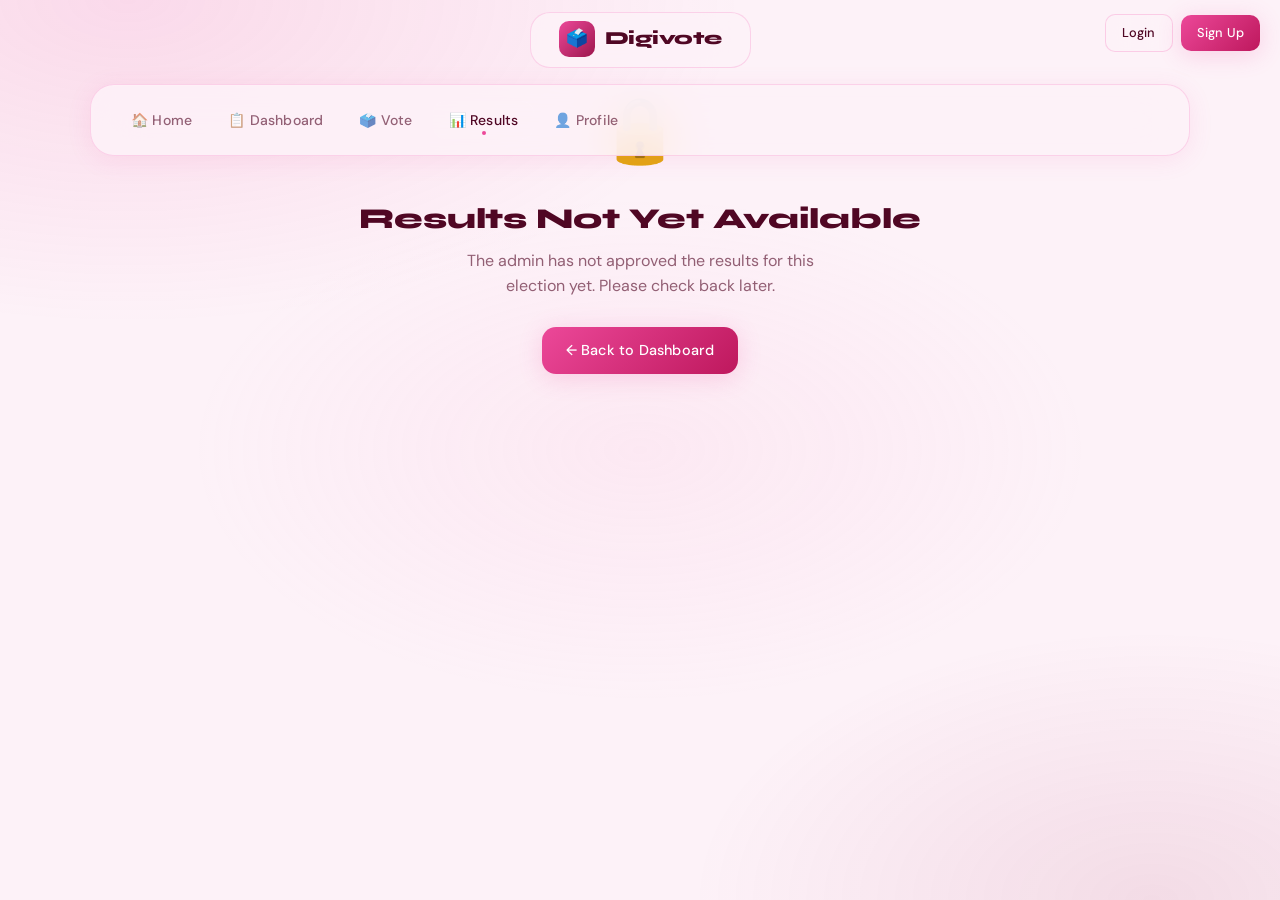
<file: results.html>
<!DOCTYPE html><html lang="en"><head><meta charset="UTF-8"/><meta name="viewport" content="width=device-width, initial-scale=1.0"/><title>Results — Digivote</title><link rel="stylesheet" href="style.css"></head><body><div id="toast-container"></div><div id="auth-topbar" style="position:fixed;top:14px;right:20px;z-index:2000;display:flex;align-items:center;gap:8px;"><a href="login.html" id="auth-login-btn" class="btn btn-secondary btn-sm" style="backdrop-filter:blur(12px);background:rgba(253,242,248,0.85);border:1px solid rgba(249,168,212,0.5);">Login</a><a href="signup.html" id="auth-signup-btn" class="btn btn-primary btn-sm">Sign Up</a></div><div class="nav-wrapper"><div class="logo-topbar"><a href="index.html" class="nav-logo"><div class="logo-icon">🗳️</div> Digivote</a></div><nav class="navbar"><ul class="nav-links"><li><a href="index.html">🏠 Home</a></li><li><a href="dashboard.html">📋 Dashboard</a></li><li><a href="vote.html">🗳️ Vote</a></li><li><a href="results.html" class="active">📊 Results</a></li><li><a href="profile.html">👤 Profile</a></li></ul><div class="nav-actions"><div class="nav-avatar" id="nav-avatar" onclick="window.location='profile.html'">?</div></nav><div class="mobile-menu" id="mobile-menu"><a href="dashboard.html">📋 Dashboard</a><a href="vote.html">🗳️ Vote</a><a href="results.html">📊 Results</a><a href="profile.html">👤 Profile</a><a href="#" onclick="logout()">🚪 Logout</a></div></div><div class="page page-content"><div class="container"><div style="margin-bottom:28px;"><div class="section-eyebrow">Live Data</div><div class="flex items-center justify-between" style="flex-wrap:wrap;gap:12px;"><h1 style="font-family:'Syne',sans-serif;font-weight:800;font-size:2rem;">Election Results</h1><select id="election-selector" class="form-control" style="width:auto;min-width:300px;"></select></div></div><div style="display:grid;grid-template-columns:1fr 300px;gap:24px;"><div><div class="card card-body" style="margin-bottom:20px;"><div class="flex items-center gap-3 mb-2"><span id="results-status" class="badge badge-success badge-dot">Live</span></div><h2 style="font-family:'Syne',sans-serif;font-weight:700;font-size:1.4rem;" id="results-title">Loading…</h2></div><div id="winner-section"></div><div class="card card-body"><h3 style="font-family:'Syne',sans-serif;font-weight:700;margin-bottom:20px;">Vote Breakdown</h3><div id="results-bars"><div class="empty-state"><div class="empty-icon">📊</div><div class="empty-title">No votes yet</div><div class="empty-desc">Be the first to vote in this election!</div></div></div></div></div><div style="display:flex;flex-direction:column;gap:20px;"><div class="card card-body"><h3 style="font-family:'Syne',sans-serif;font-weight:700;margin-bottom:16px;">📈 Summary</h3><div style="display:flex;flex-direction:column;gap:14px;"><div style="display:flex;justify-content:space-between;align-items:center;padding-bottom:14px;border-bottom:1px solid var(--glass-border);"><span class="text-secondary text-sm">Total Votes</span><span class="font-bold" id="total-votes">—</span></div><div style="display:flex;justify-content:space-between;align-items:center;padding-bottom:14px;border-bottom:1px solid var(--glass-border);"><span class="text-secondary text-sm">Registered Voters</span><span class="font-bold">0</span></div><div style="display:flex;justify-content:space-between;align-items:center;padding-bottom:14px;border-bottom:1px solid var(--glass-border);"><span class="text-secondary text-sm">Turnout</span><span class="font-bold text-accent" id="turnout-pct">—</span></div><div style="display:flex;justify-content:space-between;align-items:center;"><span class="text-secondary text-sm">Last Updated</span><span class="font-bold text-xs" id="last-updated">Now</span></div></div><div style="margin-top:20px;"><a href="vote.html" class="btn btn-primary btn-full btn-sm">🗳️ Cast Your Vote</a></div></div><div class="card card-body"><h3 style="font-family:'Syne',sans-serif;font-weight:700;margin-bottom:16px;">All Elections</h3><div id="all-elections-list" style="display:flex;flex-direction:column;gap:10px;"></div></div><div class="card card-body" style="text-align:center;"><div style="font-size:2rem;margin-bottom:8px;">📢</div><div style="font-family:'Syne',sans-serif;font-weight:700;margin-bottom:8px;">Share Results</div><div class="text-secondary text-sm" style="margin-bottom:16px;">Spread the word about this election!</div><button class="btn btn-secondary btn-full btn-sm" onclick="copyLink()">🔗 Copy Link</button></div></div></div></div></div><script src="script.js"></script></body></html>
</file>
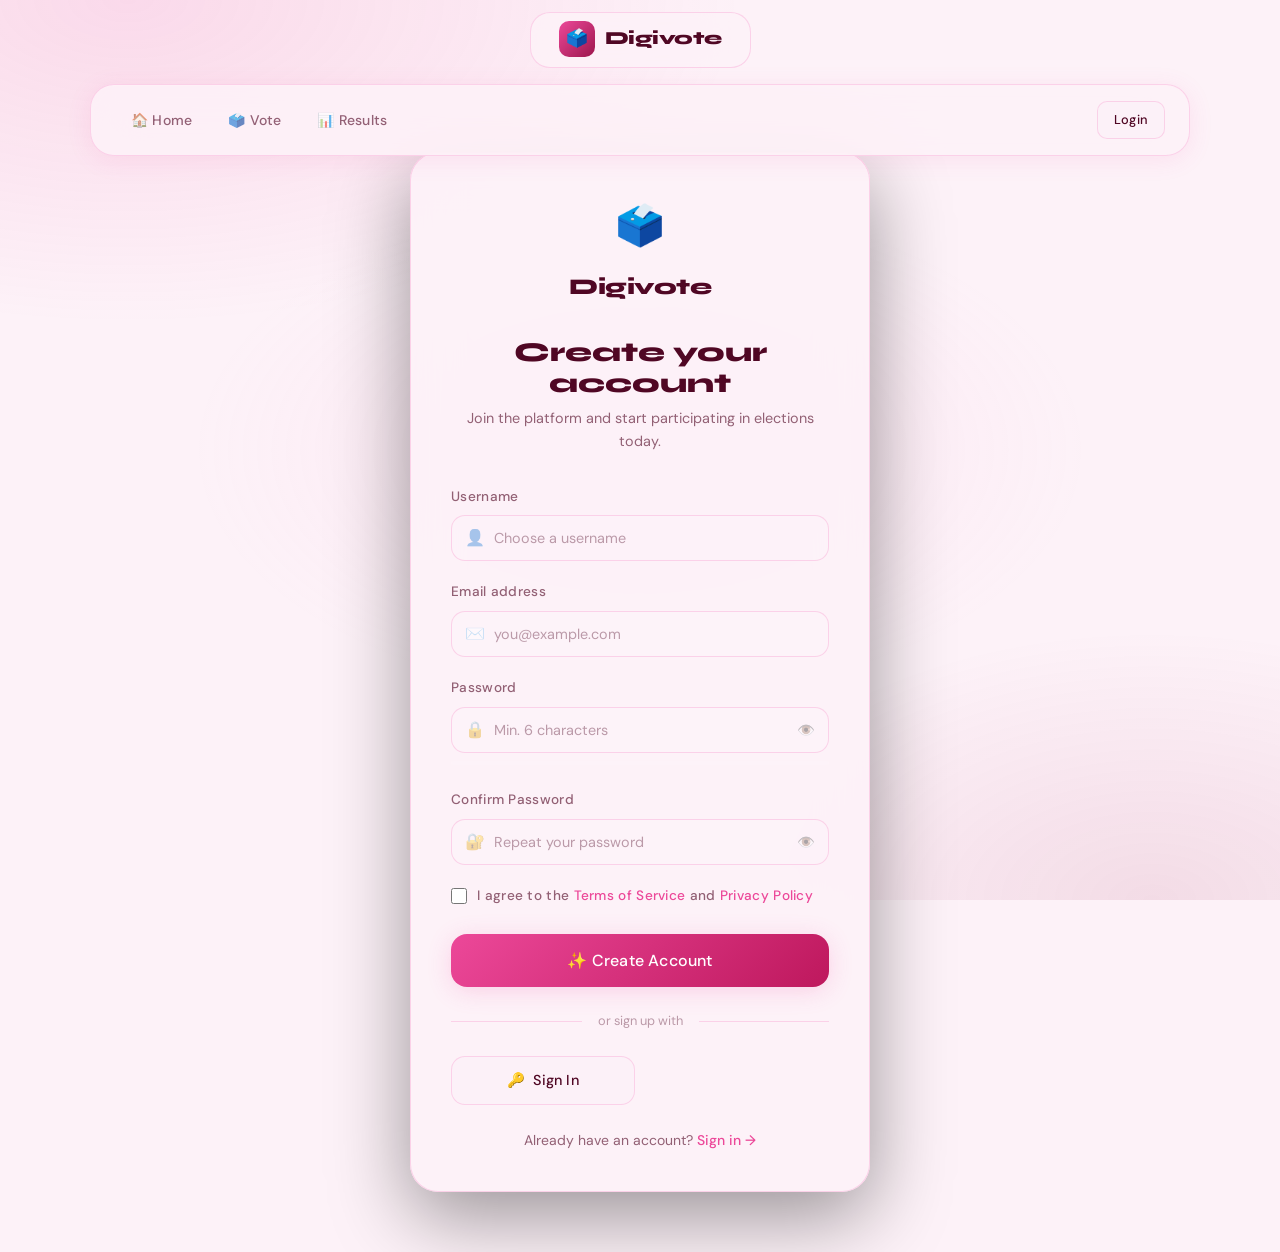
<file: signup.html>
<!DOCTYPE html>
<html lang="en">
<head>
  <meta charset="UTF-8"/>
  <meta name="viewport" content="width=device-width, initial-scale=1.0"/>
  <title>Sign Up — Digivote</title>
  <style>
/* ============================================
   VOTEWAVE - Modern Online Voting System
   style.css — Global Styles
   ============================================ */

@import url('https://fonts.googleapis.com/css2?family=Syne:wght@400;600;700;800&family=DM+Sans:ital,wght@0,300;0,400;0,500;1,300&display=swap');

/* ─── CSS Variables ─── */
:root {
  --bg-dark: #fdf2f8;
  --bg-card: rgba(252,231,243,0.88);
  --bg-card-hover: rgba(254,240,249,0.97);
  --glass: rgba(253,242,248,0.72);
  --glass-border: rgba(249,168,212,0.45);
  --accent-1: #ec4899;
  --accent-2: #9d174d;
  --accent-3: #be185d;
  --accent-4: #f472b6;
  --text-primary: #500724;
  --text-secondary: rgba(80,7,36,0.62);
  --text-muted: rgba(80,7,36,0.38);
  --shadow-glow: 0 0 40px rgba(236,72,153,0.18);
  --shadow-card: 0 4px 24px rgba(157,23,77,0.1);
  --radius-lg: 20px;
  --radius-md: 14px;
  --radius-sm: 8px;
  --nav-height: 72px;
  --transition: 0.3s cubic-bezier(0.4, 0, 0.2, 1);
}

/* ─── Reset & Base ─── */
*, *::before, *::after { box-sizing: border-box; margin: 0; padding: 0; }
html { scroll-behavior: smooth; }
body {
  font-family: 'DM Sans', sans-serif;
  background: var(--bg-dark);
  color: var(--text-primary);
  min-height: 100vh;
  overflow-x: hidden;
  line-height: 1.6;
}

/* Background mesh */
body::before {
  content: '';
  position: fixed; inset: 0; z-index: 0;
  background:
    radial-gradient(ellipse 80% 60% at 10% 0%, rgba(236,72,153,0.14) 0%, transparent 60%),
    radial-gradient(ellipse 60% 50% at 90% 100%, rgba(157,23,77,0.1) 0%, transparent 60%),
    radial-gradient(ellipse 50% 40% at 50% 50%, rgba(249,168,212,0.12) 0%, transparent 70%);
  pointer-events: none;
}

/* ─── Typography ─── */
h1,h2,h3,h4,h5 { font-family: 'Syne', sans-serif; line-height: 1.15; }
a { color: inherit; text-decoration: none; }

/* ─── Scrollbar ─── */
::-webkit-scrollbar { width: 6px; }
::-webkit-scrollbar-track { background: var(--bg-dark); }
::-webkit-scrollbar-thumb { background: rgba(236,72,153,0.2); border-radius: 3px; }

/* ============================================
   FLOATING NAVIGATION
   ============================================ */
.nav-wrapper {
  position: fixed; top: 0; left: 50%; transform: translateX(-50%);
  z-index: 1000; width: calc(100% - 32px); max-width: 1100px;
  display: flex; flex-direction: column; align-items: center; gap: 16px;
  padding-top: 12px;
  pointer-events: auto;
}

.logo-topbar {
  display: flex; justify-content: center; align-items: center;
  padding: 8px 28px 10px;
  background: rgba(253,242,248,0.88);
  backdrop-filter: blur(24px) saturate(180%);
  -webkit-backdrop-filter: blur(24px) saturate(180%);
  border: 1px solid var(--glass-border);
  border-radius: 20px;
  border-bottom: 1px solid var(--glass-border);
  width: fit-content;
}
.logo-topbar .nav-logo {
  font-size: 1.15rem;
}

.navbar {
  display: flex; align-items: center; justify-content: space-between;
  padding: 0 24px; height: var(--nav-height);
  width: 100%;
  background: rgba(253,242,248,0.88);
  backdrop-filter: blur(24px) saturate(180%);
  -webkit-backdrop-filter: blur(24px) saturate(180%);
  border: 1px solid var(--glass-border);
  border-radius: 24px;
  box-shadow: 0 4px 24px rgba(236,72,153,0.1), inset 0 1px 0 rgba(255,240,248,0.9);
  transition: var(--transition);
}

.nav-logo {
  display: flex; align-items: center; gap: 10px;
  font-family: 'Syne', sans-serif; font-weight: 800; font-size: 1.3rem;
  letter-spacing: -0.5px;
}
.nav-logo .logo-icon {
  width: 36px; height: 36px; border-radius: 10px;
  background: linear-gradient(135deg, var(--accent-1), var(--accent-2));
  display: grid; place-items: center; font-size: 1.1rem;
}

.nav-links {
  display: flex; align-items: center; gap: 4px; list-style: none;
}
.nav-links a {
  display: flex; align-items: center; gap: 6px;
  padding: 8px 16px; border-radius: 12px;
  font-size: 0.875rem; font-weight: 500; letter-spacing: 0.2px;
  color: var(--text-secondary);
  transition: var(--transition);
  position: relative;
}
.nav-links a:hover, .nav-links a.active {
  color: var(--text-primary);
  background: rgba(255,255,255,0.08);
}
.nav-links a.active::after {
  content: '';
  position: absolute; bottom: 4px; left: 50%; transform: translateX(-50%);
  width: 4px; height: 4px; border-radius: 50%;
  background: var(--accent-1);
}
.nav-links a span.icon { font-size: 1rem; }

.nav-actions { display: flex; align-items: center; gap: 10px; }
.nav-avatar {
  width: 38px; height: 38px; border-radius: 50%;
  background: linear-gradient(135deg, var(--accent-1), var(--accent-3));
  display: grid; place-items: center; font-weight: 700; font-size: 0.875rem;
  cursor: pointer; border: 2px solid rgba(236,72,153,0.2);
  transition: var(--transition);
}
.nav-avatar:hover { transform: scale(1.05); box-shadow: 0 0 16px rgba(236,72,153,0.22); }

/* Hamburger */
.hamburger { display: none; flex-direction: column; gap: 5px; cursor: pointer; padding: 4px; }
.hamburger span { display: block; width: 24px; height: 2px; background: var(--text-primary); border-radius: 2px; transition: var(--transition); }
.hamburger.open span:nth-child(1) { transform: rotate(45deg) translate(5px, 5px); }
.hamburger.open span:nth-child(2) { opacity: 0; }
.hamburger.open span:nth-child(3) { transform: rotate(-45deg) translate(5px, -5px); }

.mobile-menu {
  display: none; flex-direction: column; gap: 4px;
  position: absolute; top: calc(100% + 12px); left: 0; right: 0;
  background: rgba(253,242,248,0.97); backdrop-filter: blur(24px);
  border: 1px solid var(--glass-border); border-radius: 20px;
  padding: 16px; overflow: hidden;
  animation: slideDown 0.3s ease;
}
.mobile-menu.open { display: flex; }
.mobile-menu a {
  padding: 12px 16px; border-radius: 12px;
  color: var(--text-secondary); font-size: 0.9rem;
  transition: var(--transition); display: flex; align-items: center; gap: 8px;
}
.mobile-menu a:hover { background: var(--bg-card-hover); color: var(--text-primary); }

@keyframes slideDown {
  from { opacity: 0; transform: translateY(-10px); }
  to { opacity: 1; transform: translateY(0); }
}

/* ============================================
   BUTTONS
   ============================================ */
.btn {
  display: inline-flex; align-items: center; gap: 8px;
  padding: 12px 24px; border-radius: var(--radius-md); border: none;
  font-family: 'DM Sans', sans-serif; font-size: 0.9rem; font-weight: 500;
  cursor: pointer; transition: var(--transition); letter-spacing: 0.2px;
  position: relative; overflow: hidden;
  text-decoration: none;
}
.btn::before {
  content: ''; position: absolute; inset: 0;
  background: rgba(255,255,255,0); transition: var(--transition);
}
.btn:hover::before { background: rgba(255,255,255,0.08); }

.btn-primary {
  background: linear-gradient(135deg, #ec4899, #be185d);
  color: #fff;
  box-shadow: 0 4px 24px rgba(236,72,153,0.2);
}
.btn-primary:hover {
  transform: translateY(-2px);
  box-shadow: 0 8px 32px rgba(236,72,153,0.25);
}

.btn-secondary {
  background: var(--glass); color: var(--text-primary);
  border: 1px solid var(--glass-border);
}
.btn-secondary:hover {
  background: var(--bg-card-hover);
  transform: translateY(-2px);
  border-color: rgba(236,72,153,0.2);
}

.btn-success {
  background: linear-gradient(135deg, #9d174d, #be185d);
  color: #fff;
  box-shadow: 0 4px 24px rgba(0,212,170,0.3);
}
.btn-success:hover { transform: translateY(-2px); box-shadow: 0 8px 32px rgba(0,212,170,0.45); }

.btn-danger {
  background: linear-gradient(135deg, #500724, #7f1d3b);
  color: #fff;
  box-shadow: 0 4px 24px rgba(255,101,132,0.3);
}
.btn-danger:hover { transform: translateY(-2px); }

.btn-lg { padding: 16px 32px; font-size: 1rem; border-radius: 16px; }
.btn-sm { padding: 8px 16px; font-size: 0.8rem; border-radius: 10px; }
.btn-full { width: 100%; justify-content: center; }

.btn:active { transform: scale(0.97) !important; }
.btn:disabled { opacity: 0.5; cursor: not-allowed; transform: none !important; }

/* ============================================
   CARDS
   ============================================ */
.card {
  background: var(--bg-card);
  border: 1px solid var(--glass-border);
  border-radius: var(--radius-lg);
  backdrop-filter: blur(16px);
  -webkit-backdrop-filter: blur(16px);
  box-shadow: var(--shadow-card);
  transition: var(--transition);
  overflow: hidden;
}
.card:hover { background: var(--bg-card-hover); border-color: rgba(236,72,153,0.13); }
.card-body { padding: 24px; }
.card-header { padding: 20px 24px 0; }

/* ============================================
   FORMS
   ============================================ */
.form-group { margin-bottom: 20px; }
.form-label {
  display: block; margin-bottom: 8px;
  font-size: 0.85rem; font-weight: 500; color: var(--text-secondary);
  letter-spacing: 0.3px;
}
.form-control {
  width: 100%; padding: 13px 16px;
  background: rgba(255,255,255,0.05);
  border: 1px solid var(--glass-border);
  border-radius: var(--radius-md); color: var(--text-primary);
  font-family: 'DM Sans', sans-serif; font-size: 0.9rem;
  transition: var(--transition); outline: none;
}
.form-control::placeholder { color: var(--text-muted); }
.form-control:focus {
  border-color: var(--accent-1);
  background: rgba(236,72,153,0.05);
  box-shadow: 0 0 0 3px rgba(236,72,153,0.08);
}
.form-control.error { border-color: var(--accent-3); }
.form-error { font-size: 0.78rem; color: var(--accent-3); margin-top: 6px; display: none; }
.form-error.show { display: block; }

.input-wrapper { position: relative; }
.input-icon {
  position: absolute; left: 14px; top: 50%; transform: translateY(-50%);
  font-size: 1rem; color: var(--text-muted); pointer-events: none;
}
.input-wrapper .form-control { padding-left: 42px; }
.password-toggle {
  position: absolute; right: 14px; top: 50%; transform: translateY(-50%);
  cursor: pointer; color: var(--text-muted); font-size: 0.9rem;
  background: none; border: none; transition: var(--transition);
}
.password-toggle:hover { color: var(--text-primary); }

/* ============================================
   PAGE LAYOUT
   ============================================ */
.page { min-height: 100vh; position: relative; z-index: 1; }
.page-content {
  padding-top: calc(var(--nav-height) + 140px);
  padding-bottom: 60px;
}
.container { max-width: 1100px; margin: 0 auto; padding: 0 24px; }
.container-sm { max-width: 520px; margin: 0 auto; padding: 0 24px; }

/* ============================================
   TOAST NOTIFICATIONS
   ============================================ */
#toast-container {
  position: fixed; top: 100px; right: 24px; z-index: 9999;
  display: flex; flex-direction: column; gap: 10px;
}
.toast {
  display: flex; align-items: center; gap: 12px;
  padding: 14px 18px; border-radius: var(--radius-md);
  background: rgba(253,242,248,0.95); backdrop-filter: blur(20px);
  border: 1px solid var(--glass-border);
  box-shadow: var(--shadow-card);
  min-width: 300px; max-width: 400px;
  animation: toastIn 0.35s cubic-bezier(0.34, 1.56, 0.64, 1);
  transition: opacity 0.3s, transform 0.3s;
}
.toast.removing { opacity: 0; transform: translateX(20px); }
.toast-icon { font-size: 1.2rem; flex-shrink: 0; }
.toast-msg { font-size: 0.875rem; flex: 1; }
.toast.success { border-color: rgba(249,168,212,0.3); }
.toast.success .toast-icon { color: var(--accent-2); }
.toast.error { border-color: rgba(255,101,132,0.35); }
.toast.error .toast-icon { color: var(--accent-3); }
.toast.info { border-color: rgba(236,72,153,0.15); }
.toast.info .toast-icon { color: var(--accent-1); }
.toast.warning { border-color: rgba(255,169,77,0.35); }
.toast.warning .toast-icon { color: var(--accent-4); }
@keyframes toastIn {
  from { opacity: 0; transform: translateX(30px) scale(0.9); }
  to { opacity: 1; transform: translateX(0) scale(1); }
}

/* ============================================
   MODAL
   ============================================ */
.modal-overlay {
  position: fixed; inset: 0; z-index: 2000;
  background: rgba(80,7,36,0.35); backdrop-filter: blur(8px);
  display: flex; align-items: center; justify-content: center;
  opacity: 0; pointer-events: none; transition: opacity 0.3s;
}
.modal-overlay.open { opacity: 1; pointer-events: all; }
.modal {
  background: rgba(253,242,248,0.99); border: 1px solid var(--glass-border);
  border-radius: 24px; padding: 32px; width: 90%; max-width: 460px;
  box-shadow: 0 24px 64px rgba(0,0,0,0.6);
  transform: scale(0.9) translateY(20px); transition: transform 0.35s cubic-bezier(0.34, 1.56, 0.64, 1);
}
.modal-overlay.open .modal { transform: scale(1) translateY(0); }
.modal-header { display: flex; justify-content: space-between; align-items: center; margin-bottom: 20px; }
.modal-title { font-family: 'Syne', sans-serif; font-size: 1.3rem; font-weight: 700; }
.modal-close {
  width: 32px; height: 32px; border-radius: 8px;
  background: var(--glass); border: 1px solid var(--glass-border);
  color: var(--text-secondary); cursor: pointer; font-size: 1.1rem;
  display: grid; place-items: center; transition: var(--transition);
}
.modal-close:hover { background: var(--bg-card-hover); color: var(--text-primary); }
.modal-body { color: var(--text-secondary); margin-bottom: 24px; line-height: 1.7; }
.modal-actions { display: flex; gap: 12px; justify-content: flex-end; }

/* ============================================
   BADGES & TAGS
   ============================================ */
.badge {
  display: inline-flex; align-items: center; gap: 5px;
  padding: 4px 10px; border-radius: 20px; font-size: 0.75rem; font-weight: 500;
}
.badge-primary { background: rgba(236,72,153,0.1); color: var(--accent-1); border: 1px solid rgba(236,72,153,0.18); }
.badge-success { background: rgba(249,168,212,0.2); color: var(--accent-2); border: 1px solid rgba(0,212,170,0.25); }
.badge-danger { background: rgba(157,23,77,0.15); color: var(--accent-3); border: 1px solid rgba(157,23,77,0.18); }
.badge-warning { background: rgba(244,114,182,0.18); color: var(--accent-4); border: 1px solid rgba(255,169,77,0.25); }
.badge-dot::before { content: ''; width: 6px; height: 6px; border-radius: 50%; background: currentColor; }

/* ============================================
   PROGRESS BARS
   ============================================ */
.progress { background: rgba(255,255,255,0.08); border-radius: 100px; overflow: hidden; height: 8px; }
.progress-bar {
  height: 100%; border-radius: 100px;
  background: linear-gradient(90deg, #ec4899, #9d174d);
  transition: width 1s cubic-bezier(0.4, 0, 0.2, 1);
  position: relative; overflow: hidden;
}
.progress-bar::after {
  content: ''; position: absolute; top: 0; left: -100%; width: 100%; height: 100%;
  background: linear-gradient(90deg, transparent, rgba(255,255,255,0.3), transparent);
  animation: shimmer 2s infinite;
}
@keyframes shimmer { to { left: 100%; } }

/* ============================================
   STATS / METRIC CARDS
   ============================================ */
.stat-card {
  padding: 24px; border-radius: var(--radius-lg);
  background: var(--bg-card); border: 1px solid var(--glass-border);
  transition: var(--transition);
}
.stat-card:hover { transform: translateY(-4px); box-shadow: var(--shadow-glow); }
.stat-icon {
  width: 48px; height: 48px; border-radius: 14px;
  display: grid; place-items: center; font-size: 1.4rem;
  margin-bottom: 16px;
}
.stat-value { font-family: 'Syne', sans-serif; font-size: 2rem; font-weight: 800; margin-bottom: 4px; }
.stat-label { font-size: 0.85rem; color: var(--text-secondary); }
.stat-change { font-size: 0.8rem; margin-top: 8px; display: flex; align-items: center; gap: 4px; }
.stat-change.up { color: var(--accent-2); }
.stat-change.down { color: var(--accent-3); }

/* ============================================
   SECTION TITLES
   ============================================ */
.section-eyebrow {
  font-size: 0.78rem; font-weight: 600; letter-spacing: 2px; text-transform: uppercase;
  color: var(--accent-1); margin-bottom: 12px;
}
.section-title {
  font-family: 'Syne', sans-serif; font-weight: 800; margin-bottom: 16px;
}
.section-title .highlight {
  background: linear-gradient(135deg, var(--accent-1), var(--accent-2));
  -webkit-background-clip: text; -webkit-text-fill-color: transparent;
  background-clip: text;
}
.section-subtitle { color: var(--text-secondary); max-width: 540px; }

/* ============================================
   DIVIDER
   ============================================ */
.divider {
  height: 1px; background: var(--glass-border); margin: 24px 0;
}
.divider-text {
  display: flex; align-items: center; gap: 16px; margin: 24px 0;
  color: var(--text-muted); font-size: 0.8rem;
}
.divider-text::before, .divider-text::after {
  content: ''; flex: 1; height: 1px; background: var(--glass-border);
}

/* ============================================
   GRID LAYOUTS
   ============================================ */
.grid-2 { display: grid; grid-template-columns: repeat(2, 1fr); gap: 20px; }
.grid-3 { display: grid; grid-template-columns: repeat(3, 1fr); gap: 20px; }
.grid-4 { display: grid; grid-template-columns: repeat(4, 1fr); gap: 20px; }
.grid-auto { display: grid; grid-template-columns: repeat(auto-fill, minmax(280px, 1fr)); gap: 20px; }

/* ============================================
   CANDIDATE CARDS
   ============================================ */
.candidate-card {
  background: var(--bg-card); border: 1px solid var(--glass-border);
  border-radius: var(--radius-lg); overflow: hidden; transition: var(--transition);
  cursor: pointer; position: relative;
}
.candidate-card:hover { transform: translateY(-6px); box-shadow: 0 20px 48px rgba(0,0,0,0.4), 0 0 0 1px rgba(236,72,153,0.18); }
.candidate-card.voted { border-color: rgba(0,212,170,0.5); box-shadow: 0 0 24px rgba(249,168,212,0.2); }
.candidate-card.voted::after {
  content: '✓ VOTED'; position: absolute; top: 14px; right: 14px;
  background: rgba(249,168,212,0.2); color: var(--accent-2);
  border: 1px solid rgba(0,212,170,0.4); border-radius: 8px;
  font-size: 0.7rem; font-weight: 700; padding: 4px 10px; letter-spacing: 1px;
}
.candidate-avatar {
  width: 80px; height: 80px; border-radius: 50%;
  display: grid; place-items: center; font-size: 2rem;
  margin: 24px auto 16px; border: 3px solid var(--glass-border);
  background: linear-gradient(135deg, rgba(236,72,153,0.18), rgba(249,168,212,0.2));
  transition: var(--transition);
}
.candidate-card:hover .candidate-avatar { transform: scale(1.05); border-color: var(--accent-1); }
.candidate-name { text-align: center; font-family: 'Syne', sans-serif; font-weight: 700; font-size: 1.1rem; }
.candidate-party { text-align: center; font-size: 0.8rem; color: var(--text-muted); margin-top: 4px; margin-bottom: 12px; }
.candidate-bio { font-size: 0.83rem; color: var(--text-secondary); text-align: center; padding: 0 20px 20px; line-height: 1.6; }
.candidate-footer { padding: 16px 20px 20px; border-top: 1px solid var(--glass-border); }

/* ============================================
   ELECTION CARDS
   ============================================ */
.election-card {
  background: var(--bg-card); border: 1px solid var(--glass-border);
  border-radius: var(--radius-lg); padding: 24px; transition: var(--transition);
}
.election-card:hover { background: var(--bg-card-hover); transform: translateY(-3px); }
.election-meta { display: flex; align-items: center; justify-content: space-between; margin-bottom: 16px; }
.election-title { font-family: 'Syne', sans-serif; font-weight: 700; font-size: 1.15rem; margin-bottom: 8px; }
.election-desc { color: var(--text-secondary); font-size: 0.85rem; margin-bottom: 16px; line-height: 1.5; }
.election-stats { display: flex; gap: 16px; }
.election-stat { font-size: 0.8rem; color: var(--text-muted); display: flex; align-items: center; gap: 5px; }

/* ============================================
   HERO SECTION
   ============================================ */
.hero { padding: 80px 0 60px; text-align: center; position: relative; }
.hero-eyebrow {
  display: inline-flex; align-items: center; gap: 8px;
  padding: 8px 18px; border-radius: 100px;
  background: rgba(236,72,153,0.07); border: 1px solid rgba(236,72,153,0.13);
  font-size: 0.8rem; font-weight: 500; color: var(--accent-1);
  margin-bottom: 28px; letter-spacing: 0.5px;
}
.hero-title { font-size: clamp(2.8rem, 6vw, 4.5rem); font-weight: 800; margin-bottom: 24px; line-height: 1.05; letter-spacing: -1px; }
.hero-subtitle { font-size: 1.1rem; color: var(--text-secondary); max-width: 540px; margin: 0 auto 40px; line-height: 1.75; }
.hero-actions { display: flex; gap: 14px; justify-content: center; flex-wrap: wrap; }

/* Floating orbs */
.orb {
  position: absolute; border-radius: 50%;
  filter: blur(80px); pointer-events: none; opacity: 0.5;
  animation: float 8s ease-in-out infinite;
}
.orb-1 { width: 300px; height: 300px; background: #f9a8d4; top: -100px; left: 10%; animation-delay: 0s; }
.orb-2 { width: 200px; height: 200px; background: #ec4899; top: 20%; right: 5%; animation-delay: -3s; }
.orb-3 { width: 150px; height: 150px; background: #be185d; bottom: 0; left: 40%; animation-delay: -5s; }
@keyframes float {
  0%, 100% { transform: translateY(0) scale(1); }
  50% { transform: translateY(-20px) scale(1.05); }
}

/* Features grid */
.feature-card {
  padding: 28px; border-radius: var(--radius-lg);
  background: var(--bg-card); border: 1px solid var(--glass-border);
  transition: var(--transition); position: relative; overflow: hidden;
}
.feature-card::before {
  content: ''; position: absolute; top: 0; left: 0; right: 0; height: 2px;
  background: linear-gradient(90deg, transparent, var(--accent-1), transparent);
  opacity: 0; transition: var(--transition);
}
.feature-card:hover { transform: translateY(-6px); }
.feature-card:hover::before { opacity: 1; }
.feature-icon { font-size: 2rem; margin-bottom: 16px; }
.feature-title { font-family: 'Syne', sans-serif; font-weight: 700; margin-bottom: 10px; }
.feature-desc { font-size: 0.85rem; color: var(--text-secondary); line-height: 1.65; }

/* Dashboard sidebar */
.dashboard-layout { display: grid; grid-template-columns: 260px 1fr; gap: 24px; }
.sidebar {
  background: var(--bg-card); border: 1px solid var(--glass-border);
  border-radius: var(--radius-lg); padding: 24px; height: fit-content;
  position: sticky; top: calc(var(--nav-height) + 80px);
}
.sidebar-menu { list-style: none; display: flex; flex-direction: column; gap: 4px; }
.sidebar-item a {
  display: flex; align-items: center; gap: 12px;
  padding: 11px 14px; border-radius: var(--radius-md);
  color: var(--text-secondary); font-size: 0.875rem; font-weight: 500;
  transition: var(--transition);
}
.sidebar-item a:hover, .sidebar-item a.active {
  background: rgba(236,72,153,0.07); color: var(--text-primary);
}
.sidebar-item a.active { color: var(--accent-1); }
.sidebar-icon { width: 20px; text-align: center; }

/* Profile */
.profile-hero {
  background: linear-gradient(135deg, rgba(236,72,153,0.1), rgba(249,168,212,0.15));
  border: 1px solid var(--glass-border); border-radius: var(--radius-lg);
  padding: 40px; text-align: center; margin-bottom: 24px;
}
.profile-avatar-lg {
  width: 100px; height: 100px; border-radius: 50%; margin: 0 auto 20px;
  background: linear-gradient(135deg, var(--accent-1), var(--accent-3));
  display: grid; place-items: center; font-size: 2.5rem; font-weight: 800;
  border: 4px solid rgba(236,72,153,0.2);
  box-shadow: 0 0 32px rgba(236,72,153,0.15);
}
.profile-name { font-size: 1.6rem; font-weight: 800; margin-bottom: 6px; }
.profile-email { color: var(--text-secondary); font-size: 0.9rem; }

/* Activity list */
.activity-item {
  display: flex; align-items: center; gap: 14px;
  padding: 14px 0; border-bottom: 1px solid var(--glass-border);
}
.activity-item:last-child { border-bottom: none; }
.activity-dot { width: 10px; height: 10px; border-radius: 50%; flex-shrink: 0; }
.activity-dot.primary { background: var(--accent-1); box-shadow: 0 0 8px var(--accent-1); }
.activity-dot.success { background: var(--accent-2); box-shadow: 0 0 8px var(--accent-2); }
.activity-dot.warning { background: var(--accent-4); box-shadow: 0 0 8px var(--accent-4); }
.activity-content { flex: 1; }
.activity-title { font-size: 0.875rem; font-weight: 500; }
.activity-time { font-size: 0.78rem; color: var(--text-muted); margin-top: 2px; }

/* Auth pages */
.auth-container {
  display: flex; min-height: 100vh; align-items: center; justify-content: center;
  padding: calc(var(--nav-height) + 80px) 24px 60px;
}
.auth-card {
  width: 100%; max-width: 460px;
  background: rgba(253,242,248,0.95); border: 1px solid var(--glass-border);
  border-radius: 28px; padding: 40px; backdrop-filter: blur(24px);
  box-shadow: 0 24px 80px rgba(0,0,0,0.4), inset 0 1px 0 rgba(255,255,255,0.06);
}
.auth-logo { text-align: center; margin-bottom: 32px; }
.auth-title { font-size: 1.7rem; font-weight: 800; text-align: center; margin-bottom: 8px; }
.auth-subtitle { color: var(--text-secondary); text-align: center; font-size: 0.9rem; margin-bottom: 32px; }
.auth-footer { text-align: center; margin-top: 24px; font-size: 0.875rem; color: var(--text-secondary); }
.auth-footer a { color: var(--accent-1); font-weight: 500; }
.auth-footer a:hover { text-decoration: underline; }

/* Step indicator */
.steps {
  display: flex; align-items: center; gap: 0; margin-bottom: 32px;
}
.step { display: flex; align-items: center; flex: 1; }
.step-circle {
  width: 32px; height: 32px; border-radius: 50%; flex-shrink: 0;
  background: var(--glass); border: 1px solid var(--glass-border);
  display: grid; place-items: center; font-size: 0.8rem; font-weight: 600;
  transition: var(--transition);
}
.step.active .step-circle { background: var(--accent-1); border-color: var(--accent-1); color: #fff; box-shadow: 0 0 16px rgba(236,72,153,0.22); }
.step.done .step-circle { background: var(--accent-2); border-color: var(--accent-2); color: #fff; }
.step-line { flex: 1; height: 1px; background: var(--glass-border); margin: 0 8px; }
.step.done ~ .step .step-line, .step.done .step-line { background: var(--accent-2); }

/* Empty state */
.empty-state { text-align: center; padding: 60px 20px; }
.empty-icon { font-size: 3rem; margin-bottom: 16px; opacity: 0.5; }
.empty-title { font-family: 'Syne', sans-serif; font-weight: 700; font-size: 1.2rem; margin-bottom: 8px; }
.empty-desc { color: var(--text-secondary); font-size: 0.875rem; max-width: 300px; margin: 0 auto; }

/* Chart area */
.result-bar-wrap { margin-bottom: 20px; }
.result-bar-header { display: flex; justify-content: space-between; margin-bottom: 8px; }
.result-bar-name { font-weight: 500; font-size: 0.9rem; }
.result-bar-pct { font-weight: 700; font-size: 0.9rem; }
.result-bar-count { font-size: 0.78rem; color: var(--text-muted); }
.progress.lg { height: 12px; margin-bottom: 6px; }
.progress-bar.leading { background: linear-gradient(90deg, var(--accent-2), #00b4d8); }

/* Winner banner */
.winner-banner {
  background: linear-gradient(135deg, rgba(249,168,212,0.2), rgba(0,180,216,0.1));
  border: 1px solid rgba(249,168,212,0.3); border-radius: var(--radius-lg);
  padding: 28px; display: flex; align-items: center; gap: 20px;
  margin-bottom: 28px;
}
.winner-crown { font-size: 3rem; }
.winner-label { font-size: 0.75rem; text-transform: uppercase; letter-spacing: 1.5px; color: var(--accent-2); font-weight: 600; }
.winner-name { font-family: 'Syne', sans-serif; font-size: 1.5rem; font-weight: 800; }
.winner-votes { font-size: 0.85rem; color: var(--text-secondary); margin-top: 4px; }

/* Timeline */
.timeline { position: relative; padding-left: 24px; }
.timeline::before { content: ''; position: absolute; left: 7px; top: 0; bottom: 0; width: 1px; background: var(--glass-border); }
.timeline-item { position: relative; padding-bottom: 24px; }
.timeline-item::before {
  content: ''; position: absolute; left: -20px; top: 4px;
  width: 10px; height: 10px; border-radius: 50%;
  background: var(--accent-1); border: 2px solid var(--bg-dark);
}
.timeline-item:last-child { padding-bottom: 0; }
.timeline-title { font-weight: 600; font-size: 0.9rem; margin-bottom: 4px; }
.timeline-time { font-size: 0.78rem; color: var(--text-muted); }

/* Tabs */
.tabs { display: flex; gap: 4px; background: var(--glass); border: 1px solid var(--glass-border); border-radius: 14px; padding: 4px; margin-bottom: 28px; }
.tab-btn {
  flex: 1; padding: 10px 16px; border-radius: 10px; border: none;
  background: transparent; color: var(--text-secondary); cursor: pointer;
  font-family: 'DM Sans', sans-serif; font-size: 0.875rem; font-weight: 500;
  transition: var(--transition); white-space: nowrap;
}
.tab-btn.active {
  background: rgba(236,72,153,0.1); color: var(--text-primary);
  box-shadow: inset 0 0 0 1px rgba(236,72,153,0.2);
}
.tab-panel { display: none; }
.tab-panel.active { display: block; animation: fadeUp 0.3s ease; }

@keyframes fadeUp {
  from { opacity: 0; transform: translateY(8px); }
  to { opacity: 1; transform: translateY(0); }
}

/* Page transitions */
.page-transition {
  animation: pageIn 0.4s cubic-bezier(0.4, 0, 0.2, 1);
}
@keyframes pageIn {
  from { opacity: 0; transform: translateY(16px); }
  to { opacity: 1; transform: translateY(0); }
}

/* Glow separator */
.glow-sep {
  height: 1px; margin: 60px 0;
  background: linear-gradient(90deg, transparent, rgba(236,72,153,0.22), transparent);
}

/* ============================================
   RESPONSIVE
   ============================================ */
@media (max-width: 900px) {
  .nav-links { display: none; }
  .hamburger { display: flex; }
  .grid-4 { grid-template-columns: repeat(2, 1fr); }
  .grid-3 { grid-template-columns: repeat(2, 1fr); }
  .dashboard-layout { grid-template-columns: 1fr; }
  .sidebar { position: static; }
  .hero-title { font-size: 2.5rem; }
}
@media (max-width: 600px) {
  .grid-2, .grid-3, .grid-4 { grid-template-columns: 1fr; }
  .auth-card { padding: 28px 24px; }
  .hero { padding: 40px 0 40px; }
  .hero-title { font-size: 2rem; }
  .hero-actions { flex-direction: column; align-items: center; }
  .modal-actions { flex-direction: column-reverse; }
  .modal-actions .btn { width: 100%; }
  .winner-banner { flex-direction: column; text-align: center; }
}

/* Utility */
.flex { display: flex; }
.items-center { align-items: center; }
.justify-between { justify-content: space-between; }
.gap-2 { gap: 8px; }
.gap-3 { gap: 12px; }
.gap-4 { gap: 16px; }
.mt-1 { margin-top: 4px; }
.mt-2 { margin-top: 8px; }
.mt-3 { margin-top: 12px; }
.mt-4 { margin-top: 16px; }
.mb-1 { margin-bottom: 4px; }
.mb-2 { margin-bottom: 8px; }
.mb-3 { margin-bottom: 12px; }
.mb-4 { margin-bottom: 16px; }
.mb-6 { margin-bottom: 24px; }
.mb-8 { margin-bottom: 32px; }
.text-sm { font-size: 0.85rem; }
.text-xs { font-size: 0.78rem; }
.text-muted { color: var(--text-muted); }
.text-secondary { color: var(--text-secondary); }
.text-accent { color: var(--accent-1); }
.text-success { color: var(--accent-2); }
.text-danger { color: var(--accent-3); }
.text-center { text-align: center; }
.font-bold { font-weight: 700; }
.font-heading { font-family: 'Syne', sans-serif; }
.hidden { display: none !important; }
.w-full { width: 100%; }

</style>
</head>
<body>
<div id="toast-container"></div>

<div class="nav-wrapper">
  <div class="logo-topbar">
    <a href="index.html" class="nav-logo"><div class="logo-icon">🗳️</div> Digivote</a>
  </div>
  <nav class="navbar">
    <ul class="nav-links">
      <li><a href="index.html">🏠 Home</a></li>
      <li><a href="vote.html">🗳️ Vote</a></li>
      <li><a href="results.html">📊 Results</a></li>
    </ul>
    <div class="nav-actions">
      <a href="login.html" class="btn btn-secondary btn-sm">Login</a>
      <div class="hamburger" id="hamburger"><span></span><span></span><span></span></div>
  </nav>
  <div class="mobile-menu" id="mobile-menu">
    <a href="index.html">🏠 Home</a>
    <a href="login.html">🔑 Login</a>
    <a href="vote.html">🗳️ Vote</a>
  </div>
</div>

<div class="auth-container">
  <div class="auth-card">
    <div class="auth-logo">
      <div style="font-size:2.5rem;margin-bottom:12px;">🗳️</div>
      <div class="nav-logo" style="justify-content:center;font-size:1.4rem;">Digivote</div>
    </div>

    <h1 class="auth-title">Create your account</h1>
    <p class="auth-subtitle">Join the platform and start participating in elections today.</p>

    <form id="signup-form" novalidate>
      <!-- Username -->
      <div class="form-group">
        <label class="form-label" for="signup-username">Username</label>
        <div class="input-wrapper">
          <span class="input-icon">👤</span>
          <input type="text" id="signup-username" class="form-control" placeholder="Choose a username" autocomplete="username"/>
        </div>
        <div class="form-error" id="signup-username-error"></div>
      </div>

      <!-- Email -->
      <div class="form-group">
        <label class="form-label" for="signup-email">Email address</label>
        <div class="input-wrapper">
          <span class="input-icon">✉️</span>
          <input type="email" id="signup-email" class="form-control" placeholder="you@example.com" autocomplete="email"/>
        </div>
        <div class="form-error" id="signup-email-error"></div>
      </div>

      <!-- Password -->
      <div class="form-group">
        <label class="form-label" for="signup-password">Password</label>
        <div class="input-wrapper">
          <span class="input-icon">🔒</span>
          <input type="password" id="signup-password" class="form-control" placeholder="Min. 6 characters" autocomplete="new-password"/>
          <button type="button" class="password-toggle">👁️</button>
        </div>
        <!-- Strength bar -->
        <div style="margin-top:8px;">
          <div class="progress" style="height:4px;">
            <div id="pw-strength" class="progress-bar" style="width:0%;transition:width 0.3s,background 0.3s;"></div>
          </div>
          <div style="display:flex;justify-content:flex-end;margin-top:4px;">
            <span id="pw-strength-label" class="text-xs"></span>
          </div>
        </div>
        <div class="form-error" id="signup-password-error"></div>
      </div>

      <!-- Confirm Password -->
      <div class="form-group">
        <label class="form-label" for="signup-confirm">Confirm Password</label>
        <div class="input-wrapper">
          <span class="input-icon">🔐</span>
          <input type="password" id="signup-confirm" class="form-control" placeholder="Repeat your password" autocomplete="new-password"/>
          <button type="button" class="password-toggle">👁️</button>
        </div>
        <div class="form-error" id="signup-confirm-error"></div>
      </div>

      <!-- Terms -->
      <div class="form-group" style="display:flex;align-items:flex-start;gap:10px;">
        <input type="checkbox" id="terms" style="margin-top:3px;accent-color:var(--accent-1);width:16px;height:16px;flex-shrink:0;"/>
        <label for="terms" class="form-label" style="margin-bottom:0;cursor:pointer;">
          I agree to the <a href="#" style="color:var(--accent-1);">Terms of Service</a> and <a href="#" style="color:var(--accent-1);">Privacy Policy</a>
        </label>
      </div>

      <button type="submit" class="btn btn-primary btn-full btn-lg" style="margin-top:8px;">
        ✨ Create Account
      </button>
    </form>

    <div class="divider-text">or sign up with</div>

    <div class="grid-2" style="gap:10px;">
      
      <a href="login.html" class="btn btn-secondary btn-full" style="justify-content:center;">
        <span>🔑</span> Sign In
      </a>
    </div>

    <div class="auth-footer">
      Already have an account? <a href="login.html">Sign in →</a>
    </div>
  </div>
</div>

<script>
/* ============================================
   DIGIVOTE - script.js
   Core JavaScript Logic
   ============================================ */

// ─── State Management ───────────────────────
const Digivote = {
  getUser:    () => JSON.parse(localStorage.getItem('vw_user') || 'null'),
  setUser:    (u) => localStorage.setItem('vw_user', JSON.stringify(u)),
  clearUser:  () => localStorage.removeItem('vw_user'),
  getUsers:   () => JSON.parse(localStorage.getItem('vw_users') || '[]'),
  saveUsers:  (u) => localStorage.setItem('vw_users', JSON.stringify(u)),
  getVotes:   () => JSON.parse(localStorage.getItem('vw_votes') || '{}'),
  saveVotes:  (v) => localStorage.setItem('vw_votes', JSON.stringify(v)),
  getElections: () => JSON.parse(localStorage.getItem('vw_elections') || 'null'),
  saveElections:(e) => localStorage.setItem('vw_elections', JSON.stringify(e)),
  // Results approval system
  getApprovals: () => JSON.parse(localStorage.getItem('vw_approvals') || '{}'),
  saveApprovals:(a) => localStorage.setItem('vw_approvals', JSON.stringify(a)),
  isResultsApproved: (electionId) => {
    const a = Digivote.getApprovals();
    return !!a[electionId];
  },
  approveResults: (electionId) => {
    const a = Digivote.getApprovals();
    a[electionId] = { approvedAt: new Date().toISOString(), approvedBy: 'admin' };
    Digivote.saveApprovals(a);
  },
  revokeResults: (electionId) => {
    const a = Digivote.getApprovals();
    delete a[electionId];
    Digivote.saveApprovals(a);
  },
  isAdmin: () => {
    const u = Digivote.getUser();
    return u && (u.role === 'Administrator' || u.id === 'admin_001');
  },
  hasVoted: (electionId) => {
    const user = Digivote.getUser();
    if (!user) return false;
    return !!Digivote.getVotes()[`${electionId}_${user.id}`];
  },
  castVote: (electionId, candidateId) => {
    const user = Digivote.getUser();
    if (!user) return false;
    const votes = Digivote.getVotes();
    const key = `${electionId}_${user.id}`;
    if (votes[key]) return false;
    votes[key] = candidateId;
    Digivote.saveVotes(votes);
    return true;
  },
  getVoteCounts: (electionId) => {
    const votes = Digivote.getVotes();
    const counts = {};
    for (const [key, candidateId] of Object.entries(votes)) {
      if (key.startsWith(electionId + '_')) {
        counts[candidateId] = (counts[candidateId] || 0) + 1;
      }
    }
    return counts;
  }
};

// ─── Default Elections Data ──────────────────
const defaultElections = [
  {
    id: 'election_2025_president',
    title: 'Presidential Election 2025',
    desc: 'Vote for the next President of the Student Union. Your voice shapes the future of our community.',
    status: 'active',
    endsAt: '2025-12-31',
    totalVoters: 0,
    candidates: [
      { id: 'c1', name: 'Alexandra Chen', party: 'Progress Alliance', emoji: '👩‍💼', bio: 'Champion of innovation and digital transformation with 5 years of leadership experience.' },
      { id: 'c2', name: 'Marcus Rivera', party: 'Unity Party', emoji: '👨‍💼', bio: 'Advocate for community welfare and transparent governance with proven track record.' },
      { id: 'c3', name: 'Priya Nair', party: 'Future Forward', emoji: '👩‍🔬', bio: 'Technology-first leader focused on sustainable growth and inclusive policies.' },
      { id: 'c4', name: "James O'Brien", party: 'Heritage Party', emoji: '👨‍⚖️', bio: 'Experienced attorney committed to upholding rights and building trust.' }
    ]
  },
  {
    id: 'election_2025_council',
    title: 'City Council Members',
    desc: 'Elect your representatives for the city council term 2025-2027.',
    status: 'active',
    endsAt: '2025-11-15',
    totalVoters: 0,
    candidates: [
      { id: 'cc1', name: 'Sofia Martinez', party: 'Green Future', emoji: '🌿', bio: 'Environmental activist pushing for sustainable urban development.' },
      { id: 'cc2', name: 'David Kim', party: 'Tech Forward', emoji: '💻', bio: 'Software engineer advocating for smart city infrastructure.' },
      { id: 'cc3', name: 'Rachel Thompson', party: 'Community First', emoji: '🤝', bio: 'Social worker dedicated to affordable housing and public services.' }
    ]
  },
  {
    id: 'election_2025_budget',
    title: 'Community Budget Proposal',
    desc: "Vote on how to allocate this year's community development fund.",
    status: 'closed',
    endsAt: '2025-09-01',
    totalVoters: 0,
    candidates: [
      { id: 'b1', name: 'Parks & Recreation', party: 'Infrastructure', emoji: '🌳', bio: 'Invest in green spaces, playgrounds, and recreational facilities for all ages.' },
      { id: 'b2', name: 'Education Fund', party: 'Education', emoji: '📚', bio: 'Enhance local schools with tech labs, libraries, and scholarship programs.' },
      { id: 'b3', name: 'Public Safety', party: 'Safety', emoji: '🛡️', bio: 'Upgrade emergency services, streetlights, and community watch programs.' }
    ]
  }
];

// ─── Load elections from storage (admin-editable) ──
function getElections() {
  return Digivote.getElections() || defaultElections;
}

// ─── Seed predefined accounts ────────────────
function seedAccounts() {
  const users = Digivote.getUsers();
  const existingIds = users.map(u => u.id);
  const predefined = [
    { id: 'admin_001', username: 'Admin', email: 'admin@digivote.io', password: 'Admin@2025', avatar: 'A', joinedAt: 'Jan 2025', role: 'Administrator' },
    { id: 'user_001', username: 'John Doe',   email: 'john@digivote.io',  password: 'User@2025', avatar: 'J',  joinedAt: 'Jan 2025', role: 'Voter' },
    { id: 'user_002', username: 'Jane Smith', email: 'jane@digivote.io',  password: 'User@2025', avatar: 'JS', joinedAt: 'Jan 2025', role: 'Voter' },
    { id: 'user_003', username: 'Alex Kumar', email: 'alex@digivote.io',  password: 'User@2025', avatar: 'AK', joinedAt: 'Jan 2025', role: 'Voter' },
  ];
  predefined.forEach(p => { if (!existingIds.includes(p.id)) users.push(p); });
  Digivote.saveUsers(users);
  // Seed elections into storage if not yet
  if (!Digivote.getElections()) Digivote.saveElections(defaultElections);
}
seedAccounts();

// ─── Navigation ───────────────────────────────
function initNavbar() {
  const hamburger = document.getElementById('hamburger');
  const mobileMenu = document.getElementById('mobile-menu');
  if (hamburger && mobileMenu) {
    hamburger.addEventListener('click', () => {
      hamburger.classList.toggle('open');
      mobileMenu.classList.toggle('open');
    });
  }
  const user = Digivote.getUser();
  const avatarEl = document.getElementById('nav-avatar');
  const logoutBtn = document.getElementById('nav-logout');
  const loginLink = document.getElementById('nav-login');
  if (avatarEl) avatarEl.textContent = user ? user.username.charAt(0).toUpperCase() : '?';
  if (user && loginLink) loginLink.style.display = 'none';
  if (!user && logoutBtn) logoutBtn.style.display = 'none';
  const path = window.location.pathname.split('/').pop() || 'index.html';
  document.querySelectorAll('.nav-links a, .mobile-menu a').forEach(a => {
    if (a.getAttribute('href') === path) a.classList.add('active');
  });
}

function logout() {
  Digivote.clearUser();
  showToast('Logged out successfully!', 'info');
  setTimeout(() => window.location.href = 'index.html', 800);
}

// ─── Toast ────────────────────────────────────
function showToast(message, type = 'info') {
  const icons = { success: '✅', error: '❌', info: 'ℹ️', warning: '⚠️' };
  const container = document.getElementById('toast-container');
  if (!container) return;
  const toast = document.createElement('div');
  toast.className = `toast ${type}`;
  toast.innerHTML = `<span class="toast-icon">${icons[type]}</span><span class="toast-msg">${message}</span>`;
  container.appendChild(toast);
  setTimeout(() => { toast.classList.add('removing'); setTimeout(() => toast.remove(), 300); }, 3500);
}

// ─── Modal ────────────────────────────────────
function openModal(id) { const m = document.getElementById(id); if (m) m.classList.add('open'); }
function closeModal(id) { const m = document.getElementById(id); if (m) m.classList.remove('open'); }

// ─── Utilities ───────────────────────────────
function sanitize(str) { const d = document.createElement('div'); d.appendChild(document.createTextNode(str)); return d.innerHTML; }
function validateEmail(e) { return /^[^\s@]+@[^\s@]+\.[^\s@]+$/.test(e); }
function validatePassword(p) { return p.length >= 6; }
function showFieldError(id, msg) {
  const f = document.getElementById(id); const e = document.getElementById(id + '-error');
  if (f) f.classList.add('error');
  if (e) { e.textContent = msg; e.classList.add('show'); }
}
function clearFieldError(id) {
  const f = document.getElementById(id); const e = document.getElementById(id + '-error');
  if (f) f.classList.remove('error');
  if (e) e.classList.remove('show');
}
function clearAllErrors(fields) { fields.forEach(id => clearFieldError(id)); }

function requireAuth() {
  const user = Digivote.getUser();
  if (!user) { showToast('Please login to continue', 'warning'); setTimeout(() => window.location.href = 'login.html', 800); return null; }
  return user;
}
function requireAdmin() {
  const user = requireAuth();
  if (!user) return null;
  if (!Digivote.isAdmin()) { showToast('Admin access required', 'error'); setTimeout(() => window.location.href = 'dashboard.html', 800); return null; }
  return user;
}

// ─── PAGE: Login ──────────────────────────────
function initLogin() {
  const form = document.getElementById('login-form');
  if (!form) return;
  document.querySelectorAll('.password-toggle').forEach(btn => {
    btn.addEventListener('click', () => {
      const input = btn.previousElementSibling;
      input.type = input.type === 'password' ? 'text' : 'password';
      btn.textContent = input.type === 'password' ? '👁️' : '🙈';
    });
  });
  form.addEventListener('submit', (e) => {
    e.preventDefault();
    const email = sanitize(document.getElementById('login-email').value.trim());
    const password = document.getElementById('login-password').value;
    clearAllErrors(['login-email', 'login-password']);
    if (!validateEmail(email)) { showFieldError('login-email', 'Enter a valid email'); return; }
    if (!password) { showFieldError('login-password', 'Password is required'); return; }
    const users = Digivote.getUsers();
    const user = users.find(u => u.email === email && u.password === password);
    if (!user) { showFieldError('login-password', 'Invalid email or password'); showToast('Login failed.', 'error'); return; }
    Digivote.setUser(user);
    showToast(`Welcome back, ${user.username}! 👋`, 'success');
    setTimeout(() => window.location.href = user.role === 'Administrator' ? 'admin.html' : 'dashboard.html', 1000);
  });
}

// ─── PAGE: Signup ─────────────────────────────
function initSignup() {
  const form = document.getElementById('signup-form');
  if (!form) return;
  const pwInput = document.getElementById('signup-password');
  const strengthBar = document.getElementById('pw-strength');
  if (pwInput && strengthBar) {
    pwInput.addEventListener('input', () => {
      const pw = pwInput.value; let s = 0;
      if (pw.length >= 6) s++; if (/[A-Z]/.test(pw)) s++; if (/[0-9]/.test(pw)) s++; if (/[^a-zA-Z0-9]/.test(pw)) s++;
      const colors = ['','#ff6584','#ffa94d','#6c63ff','#00d4aa'];
      const labels = ['','Weak','Fair','Good','Strong'];
      strengthBar.style.width = `${s*25}%`; strengthBar.style.background = colors[s];
      const lbl = document.getElementById('pw-strength-label');
      if (lbl) { lbl.textContent = labels[s]; lbl.style.color = colors[s]; }
    });
  }
  document.querySelectorAll('.password-toggle').forEach(btn => {
    btn.addEventListener('click', () => {
      const input = btn.previousElementSibling;
      input.type = input.type === 'password' ? 'text' : 'password';
      btn.textContent = input.type === 'password' ? '👁️' : '🙈';
    });
  });
  form.addEventListener('submit', (e) => {
    e.preventDefault();
    const username = sanitize(document.getElementById('signup-username').value.trim());
    const email    = sanitize(document.getElementById('signup-email').value.trim());
    const password = document.getElementById('signup-password').value;
    const confirm  = document.getElementById('signup-confirm').value;
    clearAllErrors(['signup-username','signup-email','signup-password','signup-confirm']);
    let valid = true;
    if (username.length < 3) { showFieldError('signup-username','Username must be at least 3 characters'); valid=false; }
    if (!validateEmail(email)) { showFieldError('signup-email','Enter a valid email address'); valid=false; }
    if (!validatePassword(password)) { showFieldError('signup-password','Password must be at least 6 characters'); valid=false; }
    if (password !== confirm) { showFieldError('signup-confirm','Passwords do not match'); valid=false; }
    if (!valid) return;
    const users = Digivote.getUsers();
    if (users.find(u => u.email === email)) { showFieldError('signup-email','Email already registered'); return; }
    const newUser = { id:'user_'+Date.now(), username, email, password, avatar:username.charAt(0).toUpperCase(), joinedAt:new Date().toLocaleDateString(), role:'Voter' };
    users.push(newUser); Digivote.saveUsers(users); Digivote.setUser(newUser);
    showToast('Account created! Welcome to Digivote 🎉','success');
    setTimeout(() => window.location.href='dashboard.html', 1200);
  });
}

// ─── PAGE: Dashboard ──────────────────────────
function initDashboard() {
  const user = requireAuth();
  if (!user) return;
  const elections = getElections();
  const greet = document.getElementById('dash-greeting');
  const userNameEl = document.getElementById('dash-username');
  if (greet) { const h=new Date().getHours(); greet.textContent = h<12?'Good morning':h<18?'Good afternoon':'Good evening'; }
  if (userNameEl) userNameEl.textContent = user.username;
  const votes = Digivote.getVotes();
  const userVotesCount = Object.keys(votes).filter(k=>k.includes(`_${user.id}`)).length;
  const activeEl = document.getElementById('dash-active-count');
  const votedEl  = document.getElementById('dash-voted-count');
  if (activeEl) activeEl.textContent = elections.filter(e=>e.status==='active').length;
  if (votedEl) votedEl.textContent = userVotesCount;
  const listEl = document.getElementById('dash-elections');
  if (listEl) {
    listEl.innerHTML = '';
    elections.filter(e=>e.status==='active').forEach(el => {
      const hasVoted = Digivote.hasVoted(el.id);
      listEl.innerHTML += `
        <div class="election-card">
          <div class="election-meta">
            <span class="badge ${hasVoted?'badge-success':'badge-primary'} badge-dot">${hasVoted?'Voted':'Active'}</span>
            <span class="text-xs text-muted">Ends ${el.endsAt}</span>
          </div>
          <div class="election-title">${el.title}</div>
          <div class="election-desc">${el.desc}</div>
          <div class="election-stats mb-4">
            <span class="election-stat">🗳️ ${el.candidates.length} candidates</span>
          </div>
          <div class="flex gap-2">
            ${!hasVoted ? `<a href="vote.html?id=${el.id}" class="btn btn-primary btn-sm">Cast Vote →</a>` : '<span class="btn btn-success btn-sm" style="pointer-events:none">✓ Vote Submitted</span>'}
            ${Digivote.isResultsApproved(el.id) || Digivote.isAdmin() ? `<a href="results.html?id=${el.id}" class="btn btn-secondary btn-sm">View Results</a>` : '<span class="btn btn-secondary btn-sm" style="pointer-events:none;opacity:0.5">🔒 Results Pending</span>'}
          </div>
        </div>`;
    });
  }
}

// ─── PAGE: Vote ───────────────────────────────
function initVotePage() {
  const user = requireAuth();
  if (!user) return;
  const elections = getElections();
  const params = new URLSearchParams(window.location.search);
  const electionId = params.get('id') || elections[0].id;
  const election = elections.find(e=>e.id===electionId) || elections[0];
  const titleEl    = document.getElementById('vote-title');
  const descEl     = document.getElementById('vote-desc');
  const deadlineEl = document.getElementById('vote-deadline');
  if (titleEl) titleEl.textContent = election.title;
  if (descEl) descEl.textContent = election.desc;
  if (deadlineEl) deadlineEl.textContent = `Voting ends: ${election.endsAt}`;
  const hasVoted = Digivote.hasVoted(election.id);
  const alreadyBanner = document.getElementById('already-voted-banner');
  if (hasVoted && alreadyBanner) alreadyBanner.classList.remove('hidden');
  let selectedCandidate = null;
  const container = document.getElementById('candidates-container');
  if (!container) return;
  container.innerHTML = '';
  election.candidates.forEach(c => {
    const card = document.createElement('div');
    card.className = `candidate-card${hasVoted?' voted':''}`;
    card.innerHTML = `
      <div class="candidate-avatar">${c.emoji}</div>
      <div class="candidate-name">${c.name}</div>
      <div class="candidate-party">${c.party}</div>
      <div class="candidate-bio">${c.bio}</div>
      <div class="candidate-footer">
        <button class="btn btn-primary btn-full btn-sm vote-btn" data-id="${c.id}" data-name="${c.name}" ${hasVoted?'disabled':''}>
          ${hasVoted ? '✓ Vote Submitted' : '🗳️ Vote for '+c.name.split(' ')[0]}
        </button>
      </div>`;
    if (!hasVoted) {
      card.querySelector('.vote-btn').addEventListener('click', () => {
        selectedCandidate = { id:c.id, name:c.name, emoji:c.emoji };
        const cn = document.getElementById('modal-candidate-name');
        const ce = document.getElementById('modal-candidate-emoji');
        if (cn) cn.textContent = c.name;
        if (ce) ce.textContent = c.emoji;
        openModal('confirm-modal');
      });
    }
    container.appendChild(card);
  });
  const confirmBtn = document.getElementById('confirm-vote-btn');
  if (confirmBtn) {
    confirmBtn.addEventListener('click', () => {
      if (!selectedCandidate) return;
      const success = Digivote.castVote(election.id, selectedCandidate.id);
      closeModal('confirm-modal');
      if (success) { showToast(`Vote cast for ${selectedCandidate.name}! ✅`,'success'); setTimeout(()=>window.location.reload(),1200); }
      else showToast('You have already voted in this election.','warning');
    });
  }
  // Populate selectors
  const sel = document.getElementById('election-selector-vote');
  if (sel) {
    sel.innerHTML = elections.map(e=>`<option value="${e.id}" ${e.id===electionId?'selected':''}>${e.title}</option>`).join('');
  }
  const othersEl = document.getElementById('other-elections-list');
  if (othersEl) {
    othersEl.innerHTML = elections.filter(e=>e.id!==electionId).map(e=>`
      <div class="election-card">
        <div class="election-meta">
          <span class="badge ${e.status==='active'?'badge-success badge-dot':'badge-primary'}">${e.status==='active'?'Active':'Closed'}</span>
          <span class="text-xs text-muted">${e.endsAt}</span>
        </div>
        <div class="election-title">${e.title}</div>
        <div class="election-desc">${e.desc}</div>
        <div class="flex gap-2 mt-3">
          ${e.status==='active'?`<a href="vote.html?id=${e.id}" class="btn btn-primary btn-sm">Vote →</a>`:''}
          ${Digivote.isResultsApproved(e.id)||Digivote.isAdmin()?`<a href="results.html?id=${e.id}" class="btn btn-secondary btn-sm">Results</a>`:'<span class="btn btn-secondary btn-sm" style="pointer-events:none;opacity:0.5">🔒 Pending</span>'}
        </div>
      </div>`).join('');
  }
}

// ─── PAGE: Results ────────────────────────────
function initResultsPage() {
  const elections = getElections();
  const params = new URLSearchParams(window.location.search);
  const electionId = params.get('id') || elections[0].id;
  const election = elections.find(e=>e.id===electionId) || elections[0];
  const user = Digivote.getUser();
  const isAdmin = Digivote.isAdmin();
  const isApproved = Digivote.isResultsApproved(electionId);

  // Block non-admin if not approved
  if (!isAdmin && !isApproved) {
    const mainArea = document.querySelector('.container');
    if (mainArea) {
      mainArea.innerHTML = `
        <div style="text-align:center;padding:80px 20px;">
          <div style="font-size:4rem;margin-bottom:20px;">🔒</div>
          <h2 style="font-family:'Syne',sans-serif;font-weight:800;font-size:1.8rem;margin-bottom:12px;">Results Not Yet Available</h2>
          <p class="text-secondary" style="margin-bottom:28px;max-width:400px;margin-left:auto;margin-right:auto;">The admin has not approved the results for this election yet. Please check back later.</p>
          <a href="dashboard.html" class="btn btn-primary">← Back to Dashboard</a>
        </div>`;
    }
    return;
  }

  const titleEl  = document.getElementById('results-title');
  const statusEl = document.getElementById('results-status');
  if (titleEl) titleEl.textContent = election.title;
  if (statusEl) { statusEl.textContent = election.status==='active'?'Live Results':'Final Results'; statusEl.className=`badge ${election.status==='active'?'badge-success badge-dot':'badge-primary'}`; }

  const counts = Digivote.getVoteCounts(election.id);
  const total = Object.values(counts).reduce((a,b)=>a+b,0);
  let winnerCandidate=null, maxVotes=0;
  for (const [cid,v] of Object.entries(counts)) { if (v>maxVotes) { maxVotes=v; winnerCandidate=election.candidates.find(c=>c.id===cid); } }

  const winnerEl = document.getElementById('winner-section');
  if (winnerEl && winnerCandidate) {
    winnerEl.innerHTML = `
      <div class="winner-banner">
        <div class="winner-crown">🏆</div>
        <div>
          <div class="winner-label">Leading Candidate</div>
          <div class="winner-name">${winnerCandidate.emoji} ${winnerCandidate.name}</div>
          <div class="winner-votes">${winnerCandidate.party} · ${maxVotes} votes · ${total>0?Math.round(maxVotes/total*100):0}%</div>
        </div>
      </div>`;
  }

  const barsEl = document.getElementById('results-bars');
  if (barsEl) {
    barsEl.innerHTML = '';
    const sorted = [...election.candidates].sort((a,b)=>(counts[b.id]||0)-(counts[a.id]||0));
    sorted.forEach((c,i)=>{
      const v=counts[c.id]||0; const pct=total>0?Math.round(v/total*100):0; const isLeading=i===0&&v>0;
      barsEl.innerHTML+=`
        <div class="result-bar-wrap">
          <div class="result-bar-header">
            <div class="flex items-center gap-2">
              <span style="font-size:1.3rem">${c.emoji}</span>
              <div><div class="result-bar-name">${c.name}</div><div class="result-bar-count">${c.party}</div></div>
              ${isLeading?'<span class="badge badge-success" style="margin-left:8px">🏅 Leading</span>':''}
            </div>
            <div style="text-align:right"><div class="result-bar-pct">${pct}%</div><div class="result-bar-count">${v} votes</div></div>
          </div>
          <div class="progress lg"><div class="progress-bar ${isLeading?'leading':''}" style="width:0%" data-width="${pct}%"></div></div>
        </div>`;
    });
  }
  setTimeout(()=>{ document.querySelectorAll('.progress-bar[data-width]').forEach(b=>{ b.style.width=b.getAttribute('data-width'); }); },200);

  const totalEl = document.getElementById('total-votes');
  if (totalEl) totalEl.textContent = total.toLocaleString();

  const selectorEl = document.getElementById('election-selector');
  if (selectorEl) {
    selectorEl.innerHTML = elections.map(e=>`<option value="${e.id}" ${e.id===electionId?'selected':''}>${e.title}</option>`).join('');
    selectorEl.addEventListener('change',()=>{ window.location.href=`results.html?id=${selectorEl.value}`; });
  }

  const listEl = document.getElementById('all-elections-list');
  if (listEl) {
    listEl.innerHTML = elections.map(e=>`
      <a href="results.html?id=${e.id}" style="display:flex;align-items:center;justify-content:space-between;padding:10px 12px;border-radius:10px;background:${e.id===electionId?'rgba(236,72,153,0.1)':'transparent'};border:1px solid ${e.id===electionId?'rgba(236,72,153,0.25)':'transparent'};transition:var(--transition);">
        <span class="text-sm" style="font-weight:500;">${e.title}</span>
        <span class="badge ${e.status==='active'?'badge-success':'badge-primary'}" style="font-size:0.65rem;">${e.status}</span>
      </a>`).join('');
  }
}

// ─── PAGE: Profile ────────────────────────────
function initProfile() {
  const user = requireAuth();
  if (!user) return;
  const elections = getElections();
  const nameEl   = document.getElementById('profile-name');
  const emailEl  = document.getElementById('profile-email');
  const avatarEl = document.getElementById('profile-avatar');
  const joinedEl = document.getElementById('profile-joined');
  const roleEl   = document.getElementById('profile-role');
  if (nameEl)   nameEl.textContent   = user.username;
  if (emailEl)  emailEl.textContent  = user.email;
  if (avatarEl) avatarEl.textContent = user.avatar || user.username.charAt(0).toUpperCase();
  if (joinedEl) joinedEl.textContent = user.joinedAt || 'Recently';
  if (roleEl)   roleEl.textContent   = user.role || 'Voter';
  const votes = Digivote.getVotes();
  const historyEl = document.getElementById('vote-history');
  if (historyEl) {
    const userVotes = Object.entries(votes).filter(([k])=>k.includes(`_${user.id}`));
    if (userVotes.length===0) {
      historyEl.innerHTML='<div class="empty-state"><div class="empty-icon">🗳️</div><div class="empty-title">No Votes Yet</div><div class="empty-desc">Your vote history will appear here.</div></div>';
    } else {
      historyEl.innerHTML=userVotes.map(([key,candidateId])=>{
        const elId=key.replace(`_${user.id}`,'');
        const el=elections.find(e=>e.id===elId);
        const candidate=el?.candidates.find(c=>c.id===candidateId);
        return `<div class="activity-item">
          <div class="activity-dot success"></div>
          <div class="activity-content">
            <div class="activity-title">Voted for ${candidate?.emoji||''} ${candidate?.name||'Unknown'}</div>
            <div class="activity-time">${el?.title||elId}</div>
          </div>
          <span class="badge badge-success">✓ Counted</span>
        </div>`;
      }).join('');
    }
  }
  const editForm = document.getElementById('edit-profile-form');
  if (editForm) {
    const uInput=document.getElementById('edit-username'); const eInput=document.getElementById('edit-email');
    if (uInput) uInput.value=user.username; if (eInput) eInput.value=user.email;
    editForm.addEventListener('submit',(e)=>{
      e.preventDefault();
      const newUsername=sanitize(uInput.value.trim()); const newEmail=sanitize(eInput.value.trim());
      if (!newUsername||!validateEmail(newEmail)) { showToast('Please fill in all fields correctly','error'); return; }
      const updated={...user,username:newUsername,email:newEmail,avatar:newUsername.charAt(0).toUpperCase()};
      Digivote.setUser(updated);
      const users=Digivote.getUsers(); const idx=users.findIndex(u=>u.id===user.id);
      if (idx>=0) { users[idx]=updated; Digivote.saveUsers(users); }
      showToast('Profile updated!','success'); setTimeout(()=>window.location.reload(),1000);
    });
  }
}

// ─── PAGE: Admin ──────────────────────────────
function initAdminPage() {
  const user = requireAdmin();
  if (!user) return;
  renderAdminPage();
}

function renderAdminPage() {
  const elections = getElections();
  const users = Digivote.getUsers();
  const votes = Digivote.getVotes();

  // Stats
  const ucEl=document.getElementById('admin-users-count'); if(ucEl) ucEl.setAttribute('data-count', users.length);
  const vcEl=document.getElementById('admin-votes-count'); if(vcEl) vcEl.setAttribute('data-count', Object.keys(votes).length);
  const teEl=document.getElementById('admin-total-elections'); if(teEl) teEl.textContent=elections.length;
  const aeEl=document.getElementById('admin-active-elections'); if(aeEl) aeEl.textContent=elections.filter(e=>e.status==='active').length;

  // Elections list
  const elEl=document.getElementById('admin-elections-list');
  if (elEl) {
    elEl.innerHTML = elections.map(e=>`
      <div style="padding:14px;background:var(--glass);border:1px solid var(--glass-border);border-radius:12px;">
        <div style="display:flex;justify-content:space-between;align-items:flex-start;margin-bottom:10px;">
          <div>
            <div class="text-sm font-bold">${e.title}</div>
            <div class="text-xs text-muted">Ends ${e.endsAt} · ${e.candidates.length} candidates</div>
          </div>
          <span class="badge ${e.status==='active'?'badge-success badge-dot':'badge-primary'}">${e.status}</span>
        </div>
        <div style="display:flex;gap:6px;flex-wrap:wrap;">
          <button class="btn btn-secondary btn-sm" style="font-size:0.72rem;padding:4px 10px;" onclick="editElection('${e.id}')">✏️ Edit</button>
          <button class="btn btn-secondary btn-sm" style="font-size:0.72rem;padding:4px 10px;" onclick="editCandidates('${e.id}')">👥 Members</button>
          <button class="btn btn-${e.status==='active'?'warning':'success'} btn-sm" style="font-size:0.72rem;padding:4px 10px;background:${e.status==='active'?'rgba(255,169,77,0.2)':'rgba(0,212,170,0.15)'};color:${e.status==='active'?'#b07800':'#00a080'};border:1px solid ${e.status==='active'?'rgba(255,169,77,0.4)':'rgba(0,212,170,0.3)'};" onclick="toggleElectionStatus('${e.id}')">${e.status==='active'?'⏸ Close':'▶ Activate'}</button>
          <button class="btn btn-sm" style="font-size:0.72rem;padding:4px 10px;background:${Digivote.isResultsApproved(e.id)?'rgba(0,212,170,0.15)':'rgba(236,72,153,0.1)'};color:${Digivote.isResultsApproved(e.id)?'#00a080':'#9d174d'};border:1px solid ${Digivote.isResultsApproved(e.id)?'rgba(0,212,170,0.3)':'rgba(236,72,153,0.25)'};" onclick="toggleResultsApproval('${e.id}')">${Digivote.isResultsApproved(e.id)?'🔓 Revoke Results':'🔐 Approve Results'}</button>
          <button class="btn btn-sm" style="font-size:0.72rem;padding:4px 10px;background:rgba(157,23,77,0.12);color:#9d174d;border:1px solid rgba(157,23,77,0.25);" onclick="deleteElection('${e.id}')">🗑️ Delete</button>
        </div>
      </div>`).join('');
  }

  // Users list
  const ulEl=document.getElementById('admin-users-list');
  if (ulEl) {
    const nonAdmin = users.filter(u=>u.role!=='Administrator');
    if (nonAdmin.length===0) {
      ulEl.innerHTML='<div class="text-secondary text-sm" style="padding:10px;">No registered users yet.</div>';
    } else {
      ulEl.innerHTML=nonAdmin.map(u=>`
        <div style="display:flex;justify-content:space-between;align-items:center;padding:10px 12px;background:var(--glass);border:1px solid var(--glass-border);border-radius:10px;">
          <div class="flex items-center gap-2">
            <div style="width:28px;height:28px;border-radius:50%;background:linear-gradient(135deg,var(--accent-1),var(--accent-3));display:grid;place-items:center;font-size:0.75rem;font-weight:700;">${u.avatar||u.username.charAt(0)}</div>
            <div>
              <div class="text-sm font-bold">${u.username}</div>
              <div class="text-xs text-muted">${u.email}</div>
            </div>
          </div>
          <div class="flex gap-2 items-center">
            <span class="badge badge-success badge-dot" style="font-size:0.65rem;">Active</span>
            <button class="btn btn-sm" style="font-size:0.68rem;padding:3px 8px;background:rgba(157,23,77,0.12);color:#9d174d;border:1px solid rgba(157,23,77,0.25);" onclick="removeUser('${u.id}')">✕</button>
          </div>
        </div>`).join('');
    }
  }

  // Tallies
  const talliesEl=document.getElementById('admin-tallies');
  if (talliesEl) {
    talliesEl.innerHTML=elections.map(e=>{
      const counts=Digivote.getVoteCounts(e.id);
      const total=Object.values(counts).reduce((a,b)=>a+b,0);
      return `
        <div style="margin-bottom:20px;">
          <div class="flex items-center justify-between mb-2">
            <div style="font-weight:600;">${e.title}</div>
            <div class="flex items-center gap-2">
              <span class="text-xs text-muted">${total} votes</span>
              ${Digivote.isResultsApproved(e.id)?'<span class="badge badge-success" style="font-size:0.65rem;">🔓 Public</span>':'<span class="badge badge-danger" style="font-size:0.65rem;">🔒 Private</span>'}
            </div>
          </div>
          ${e.candidates.map(c=>{
            const v=counts[c.id]||0; const pct=total>0?Math.round(v/total*100):0;
            return `<div style="display:flex;align-items:center;gap:10px;margin-bottom:8px;">
              <span style="font-size:1.2rem;">${c.emoji}</span>
              <span style="font-size:0.82rem;min-width:120px;font-weight:500;">${c.name}</span>
              <div class="progress" style="flex:1;height:6px;"><div class="progress-bar" style="width:${pct}%"></div></div>
              <span style="font-size:0.78rem;color:var(--text-secondary);min-width:50px;text-align:right;">${v} (${pct}%)</span>
            </div>`;
          }).join('')}
        </div>`;
    }).join('<div class="divider"></div>');
  }
}

// ─── Admin: Election Actions ──────────────────
function toggleElectionStatus(id) {
  const elections = getElections();
  const e = elections.find(e=>e.id===id);
  if (!e) return;
  e.status = e.status==='active' ? 'closed' : 'active';
  Digivote.saveElections(elections);
  showToast(`Election ${e.status==='active'?'activated':'closed'}!`, 'success');
  renderAdminPage();
}

function toggleResultsApproval(id) {
  if (Digivote.isResultsApproved(id)) {
    Digivote.revokeResults(id);
    showToast('Results access revoked — users can no longer view results.', 'warning');
  } else {
    Digivote.approveResults(id);
    showToast('Results approved — users can now view results! 🔓', 'success');
  }
  renderAdminPage();
}

function deleteElection(id) {
  if (!confirm('Delete this election and all its votes? This cannot be undone.')) return;
  let elections = getElections();
  elections = elections.filter(e=>e.id!==id);
  Digivote.saveElections(elections);
  // Remove votes for this election
  const votes = Digivote.getVotes();
  for (const key of Object.keys(votes)) { if (key.startsWith(id+'_')) delete votes[key]; }
  Digivote.saveVotes(votes);
  Digivote.revokeResults(id);
  showToast('Election deleted.', 'info');
  renderAdminPage();
}

function editElection(id) {
  const elections = getElections();
  const e = elections.find(e=>e.id===id);
  if (!e) return;
  const formEl = document.getElementById('edit-election-form');
  if (!formEl) return;
  formEl.classList.remove('hidden');
  document.getElementById('edit-election-id').value = e.id;
  document.getElementById('edit-election-title').value = e.title;
  document.getElementById('edit-election-desc').value = e.desc;
  document.getElementById('edit-election-ends').value = e.endsAt;
  document.getElementById('edit-election-status').value = e.status;
  formEl.scrollIntoView({ behavior:'smooth', block:'center' });
}

function saveEditElection() {
  const id    = document.getElementById('edit-election-id').value;
  const title = document.getElementById('edit-election-title').value.trim();
  const desc  = document.getElementById('edit-election-desc').value.trim();
  const ends  = document.getElementById('edit-election-ends').value;
  const status= document.getElementById('edit-election-status').value;
  if (!title||!desc||!ends) { showToast('Please fill in all fields','warning'); return; }
  const elections = getElections();
  const idx = elections.findIndex(e=>e.id===id);
  if (idx<0) return;
  elections[idx] = { ...elections[idx], title, desc, endsAt:ends, status };
  Digivote.saveElections(elections);
  showToast('Election updated!','success');
  document.getElementById('edit-election-form').classList.add('hidden');
  renderAdminPage();
}

function editCandidates(id) {
  const elections = getElections();
  const e = elections.find(e=>e.id===id);
  if (!e) return;
  const formEl = document.getElementById('edit-candidates-form');
  if (!formEl) return;
  formEl.classList.remove('hidden');
  document.getElementById('edit-candidates-election-id').value = e.id;
  document.getElementById('edit-candidates-title').textContent = e.title;
  renderCandidateEditor(e);
  formEl.scrollIntoView({ behavior:'smooth', block:'center' });
}

function renderCandidateEditor(e) {
  const list = document.getElementById('candidates-editor-list');
  if (!list) return;
  list.innerHTML = e.candidates.map((c,i)=>`
    <div style="display:grid;grid-template-columns:60px 1fr 1fr 1fr 36px;gap:8px;align-items:center;padding:10px;background:var(--glass);border:1px solid var(--glass-border);border-radius:10px;margin-bottom:8px;">
      <input type="text" value="${c.emoji}" class="form-control" style="font-size:1.4rem;text-align:center;padding:6px;" id="c-emoji-${i}"/>
      <input type="text" value="${c.name}" class="form-control" style="font-size:0.82rem;padding:8px;" placeholder="Name" id="c-name-${i}"/>
      <input type="text" value="${c.party}" class="form-control" style="font-size:0.82rem;padding:8px;" placeholder="Party" id="c-party-${i}"/>
      <input type="text" value="${c.bio}" class="form-control" style="font-size:0.82rem;padding:8px;" placeholder="Bio" id="c-bio-${i}"/>
      <button class="btn btn-sm" style="padding:6px;background:rgba(157,23,77,0.12);color:#9d174d;border:1px solid rgba(157,23,77,0.25);min-width:32px;" onclick="removeCandidate('${e.id}',${i})">✕</button>
    </div>`).join('');
}

function removeCandidate(electionId, idx) {
  const elections = getElections();
  const e = elections.find(e=>e.id===electionId);
  if (!e || e.candidates.length<=1) { showToast('Must have at least 1 candidate','warning'); return; }
  e.candidates.splice(idx,1);
  Digivote.saveElections(elections);
  renderCandidateEditor(e);
  showToast('Candidate removed','info');
}

function saveCandidates() {
  const id = document.getElementById('edit-candidates-election-id').value;
  const elections = getElections();
  const e = elections.find(e=>e.id===id);
  if (!e) return;
  const updated = [];
  let i=0;
  while (document.getElementById(`c-name-${i}`)) {
    const name  = document.getElementById(`c-name-${i}`).value.trim();
    const party = document.getElementById(`c-party-${i}`).value.trim();
    const bio   = document.getElementById(`c-bio-${i}`).value.trim();
    const emoji = document.getElementById(`c-emoji-${i}`).value.trim();
    if (name) updated.push({ id: e.candidates[i]?.id || 'c_'+Date.now()+'_'+i, name, party, bio, emoji: emoji||'👤' });
    i++;
  }
  if (updated.length===0) { showToast('Must have at least 1 candidate','warning'); return; }
  e.candidates = updated;
  Digivote.saveElections(elections);
  showToast('Council members updated!','success');
  document.getElementById('edit-candidates-form').classList.add('hidden');
  renderAdminPage();
}

function addNewCandidate() {
  const id = document.getElementById('edit-candidates-election-id').value;
  const elections = getElections();
  const e = elections.find(e=>e.id===id);
  if (!e) return;
  e.candidates.push({ id:'c_'+Date.now(), name:'New Candidate', party:'Party', emoji:'👤', bio:'Bio description.' });
  Digivote.saveElections(elections);
  renderCandidateEditor(e);
}

function saveNewElection() {
  const title  = document.getElementById('new-election-title').value.trim();
  const desc   = document.getElementById('new-election-desc').value.trim();
  const ends   = document.getElementById('new-election-ends').value;
  if (!title||!desc||!ends) { showToast('Please fill in all fields','warning'); return; }
  const elections = getElections();
  const newEl = {
    id: 'election_'+Date.now(),
    title, desc, status:'active', endsAt:ends, totalVoters:0,
    candidates:[
      { id:'nc1', name:'Candidate 1', party:'Party A', emoji:'👤', bio:'Add bio here.' },
      { id:'nc2', name:'Candidate 2', party:'Party B', emoji:'👤', bio:'Add bio here.' }
    ]
  };
  elections.push(newEl);
  Digivote.saveElections(elections);
  showToast('New election created! ✅','success');
  document.getElementById('add-election-form').classList.add('hidden');
  document.getElementById('new-election-title').value='';
  document.getElementById('new-election-desc').value='';
  document.getElementById('new-election-ends').value='';
  renderAdminPage();
}

function removeUser(userId) {
  if (!confirm('Remove this user? This cannot be undone.')) return;
  const users = Digivote.getUsers().filter(u=>u.id!==userId);
  Digivote.saveUsers(users);
  // Remove their votes
  const votes = Digivote.getVotes();
  for (const key of Object.keys(votes)) { if (key.endsWith('_'+userId)) delete votes[key]; }
  Digivote.saveVotes(votes);
  showToast('User removed.','info');
  renderAdminPage();
}

function clearAllData() {
  if (!confirm('Reset ALL voting data? This cannot be undone.')) return;
  localStorage.removeItem('vw_votes');
  Digivote.saveApprovals({});
  showToast('All voting data cleared!','info');
  setTimeout(()=>window.location.reload(),900);
}

function showAddElectionForm() {
  document.getElementById('add-election-form').classList.remove('hidden');
  document.getElementById('add-election-form').scrollIntoView({behavior:'smooth',block:'center'});
}

// ─── Tabs ─────────────────────────────────────
function initTabs() {
  document.querySelectorAll('.tabs').forEach(tabGroup=>{
    tabGroup.querySelectorAll('.tab-btn').forEach(btn=>{
      btn.addEventListener('click',()=>{
        const target=btn.getAttribute('data-tab');
        tabGroup.querySelectorAll('.tab-btn').forEach(b=>b.classList.remove('active'));
        btn.classList.add('active');
        const panels=tabGroup.nextElementSibling;
        if (panels) panels.querySelectorAll('.tab-panel').forEach(p=>{ p.classList.toggle('active',p.id===target); });
      });
    });
  });
}

// ─── Counter Animation ─────────────────────────
function animateCounters() {
  document.querySelectorAll('[data-count]').forEach(el=>{
    const target=parseInt(el.getAttribute('data-count'));
    let current=0; const step=Math.ceil(target/60);
    const timer=setInterval(()=>{ current=Math.min(current+step,target); el.textContent=current.toLocaleString(); if(current>=target) clearInterval(timer); },20);
  });
}

// ─── Init ──────────────────────────────────────
document.addEventListener('DOMContentLoaded',()=>{
  initNavbar(); initTabs();
  const page=window.location.pathname.split('/').pop()||'index.html';
  if (page==='signup.html') initSignup();
  else if (page==='login.html') initLogin();
  else if (page==='dashboard.html') initDashboard();
  else if (page==='vote.html') initVotePage();
  else if (page==='results.html') initResultsPage();
  else if (page==='profile.html') initProfile();
  else if (page==='admin.html') initAdminPage();
  document.body.classList.add('page-transition');
  setTimeout(animateCounters,300);
  document.querySelectorAll('.modal-overlay').forEach(overlay=>{
    overlay.addEventListener('click',(e)=>{ if(e.target===overlay) overlay.classList.remove('open'); });
  });
  document.querySelectorAll('.password-toggle').forEach(btn=>{ btn.textContent='👁️'; });
});

</script>
<script>
);
  showToast('Demo account loaded! 🎉', 'success');
  setTimeout(() => window.location.href = 'dashboard.html', 900);
}
</script>
</body>
</html>
</file>
<file: style.css>
@import url('https://fonts.googleapis.com/css2?family=Syne:wght@400;600;700;800&family=DM+Sans:ital,wght@0,300;0,400;0,500;1,300&display=swap');:root{--bg-dark:#fdf2f8;--bg-card:rgba(252,231,243,0.88);--bg-card-hover:rgba(254,240,249,0.97);--glass:rgba(253,242,248,0.72);--glass-border:rgba(249,168,212,0.45);--accent-1:#ec4899;--accent-2:#9d174d;--accent-3:#be185d;--accent-4:#f472b6;--text-primary:#500724;--text-secondary:rgba(80,7,36,0.62);--text-muted:rgba(80,7,36,0.38);--shadow-glow:0 0 40px rgba(236,72,153,0.18);--shadow-card:0 4px 24px rgba(157,23,77,0.1);--radius-lg:20px;--radius-md:14px;--radius-sm:8px;--nav-height:72px;--transition:0.3s cubic-bezier(0.4,0,0.2,1)}*,*::before,*::after{box-sizing:border-box;margin:0;padding:0}html{scroll-behavior:smooth}body{font-family:'DM Sans',sans-serif;background:var(--bg-dark);color:var(--text-primary);min-height:100vh;overflow-x:hidden;line-height:1.6}body::before{content:'';position:fixed;inset:0;z-index:0;background:radial-gradient(ellipse 80% 60% at 10% 0%,rgba(236,72,153,0.14) 0%,transparent 60%),radial-gradient(ellipse 60% 50% at 90% 100%,rgba(157,23,77,0.1) 0%,transparent 60%),radial-gradient(ellipse 50% 40% at 50% 50%,rgba(249,168,212,0.12) 0%,transparent 70%);pointer-events:none}h1,h2,h3,h4,h5{font-family:'Syne',sans-serif;line-height:1.15}a{color:inherit;text-decoration:none}::-webkit-scrollbar{width:6px}::-webkit-scrollbar-track{background:var(--bg-dark)}::-webkit-scrollbar-thumb{background:rgba(236,72,153,0.2);border-radius:3px}.nav-wrapper{position:fixed;top:0;left:50%;transform:translateX(-50%);z-index:1000;width:calc(100% - 32px);max-width:1100px;display:flex;flex-direction:column;align-items:center;gap:16px;padding-top:12px;pointer-events:auto}.logo-topbar{display:flex;justify-content:center;align-items:center;padding:8px 28px 10px;background:rgba(253,242,248,0.88);backdrop-filter:blur(24px) saturate(180%);-webkit-backdrop-filter:blur(24px) saturate(180%);border:1px solid var(--glass-border);border-radius:20px;border-bottom:1px solid var(--glass-border);width:fit-content}.logo-topbar .nav-logo{font-size:1.15rem}.navbar{display:flex;align-items:center;justify-content:space-between;padding:0 24px;height:var(--nav-height);width:100%;background:rgba(253,242,248,0.88);backdrop-filter:blur(24px) saturate(180%);-webkit-backdrop-filter:blur(24px) saturate(180%);border:1px solid var(--glass-border);border-radius:24px;box-shadow:0 4px 24px rgba(236,72,153,0.1),inset 0 1px 0 rgba(255,240,248,0.9);transition:var(--transition)}.nav-logo{display:flex;align-items:center;gap:10px;font-family:'Syne',sans-serif;font-weight:800;font-size:1.3rem;letter-spacing:-0.5px}.nav-logo .logo-icon{width:36px;height:36px;border-radius:10px;background:linear-gradient(135deg,var(--accent-1),var(--accent-2));display:grid;place-items:center;font-size:1.1rem}.nav-links{display:flex;align-items:center;gap:4px;list-style:none}.nav-links a{display:flex;align-items:center;gap:6px;padding:8px 16px;border-radius:12px;font-size:0.875rem;font-weight:500;letter-spacing:0.2px;color:var(--text-secondary);transition:var(--transition);position:relative}.nav-links a:hover,.nav-links a.active{color:var(--text-primary);background:rgba(255,255,255,0.08)}.nav-links a.active::after{content:'';position:absolute;bottom:4px;left:50%;transform:translateX(-50%);width:4px;height:4px;border-radius:50%;background:var(--accent-1)}.nav-links a span.icon{font-size:1rem}.nav-actions{display:flex;align-items:center;gap:10px}.nav-avatar{width:38px;height:38px;border-radius:50%;background:linear-gradient(135deg,var(--accent-1),var(--accent-3));display:grid;place-items:center;font-weight:700;font-size:0.875rem;cursor:pointer;border:2px solid rgba(236,72,153,0.2);transition:var(--transition)}.nav-avatar:hover{transform:scale(1.05);box-shadow:0 0 16px rgba(236,72,153,0.22)}.hamburger{display:none;flex-direction:column;gap:5px;cursor:pointer;padding:4px}.hamburger span{display:block;width:24px;height:2px;background:var(--text-primary);border-radius:2px;transition:var(--transition)}.hamburger.open span:nth-child(1){transform:rotate(45deg) translate(5px,5px)}.hamburger.open span:nth-child(2){opacity:0}.hamburger.open span:nth-child(3){transform:rotate(-45deg) translate(5px,-5px)}.mobile-menu{display:none;flex-direction:column;gap:4px;position:absolute;top:calc(100%+12px);left:0;right:0;background:rgba(253,242,248,0.97);backdrop-filter:blur(24px);border:1px solid var(--glass-border);border-radius:20px;padding:16px;overflow:hidden;animation:slideDown 0.3s ease}.mobile-menu.open{display:flex}.mobile-menu a{padding:12px 16px;border-radius:12px;color:var(--text-secondary);font-size:0.9rem;transition:var(--transition);display:flex;align-items:center;gap:8px}.mobile-menu a:hover{background:var(--bg-card-hover);color:var(--text-primary)}@keyframes slideDown{from{opacity:0;transform:translateY(-10px)}to{opacity:1;transform:translateY(0)}}.btn{display:inline-flex;align-items:center;gap:8px;padding:12px 24px;border-radius:var(--radius-md);border:none;font-family:'DM Sans',sans-serif;font-size:0.9rem;font-weight:500;cursor:pointer;transition:var(--transition);letter-spacing:0.2px;position:relative;overflow:hidden;text-decoration:none}.btn::before{content:'';position:absolute;inset:0;background:rgba(255,255,255,0);transition:var(--transition)}.btn:hover::before{background:rgba(255,255,255,0.08)}.btn-primary{background:linear-gradient(135deg,#ec4899,#be185d);color:#fff;box-shadow:0 4px 24px rgba(236,72,153,0.2)}.btn-primary:hover{transform:translateY(-2px);box-shadow:0 8px 32px rgba(236,72,153,0.25)}.btn-secondary{background:var(--glass);color:var(--text-primary);border:1px solid var(--glass-border)}.btn-secondary:hover{background:var(--bg-card-hover);transform:translateY(-2px);border-color:rgba(236,72,153,0.2)}.btn-success{background:linear-gradient(135deg,#9d174d,#be185d);color:#fff;box-shadow:0 4px 24px rgba(0,212,170,0.3)}.btn-success:hover{transform:translateY(-2px);box-shadow:0 8px 32px rgba(0,212,170,0.45)}.btn-danger{background:linear-gradient(135deg,#500724,#7f1d3b);color:#fff;box-shadow:0 4px 24px rgba(255,101,132,0.3)}.btn-danger:hover{transform:translateY(-2px)}.btn-lg{padding:16px 32px;font-size:1rem;border-radius:16px}.btn-sm{padding:8px 16px;font-size:0.8rem;border-radius:10px}.btn-full{width:100%;justify-content:center}.btn:active{transform:scale(0.97) !important}.btn:disabled{opacity:0.5;cursor:not-allowed;transform:none !important}.card{background:var(--bg-card);border:1px solid var(--glass-border);border-radius:var(--radius-lg);backdrop-filter:blur(16px);-webkit-backdrop-filter:blur(16px);box-shadow:var(--shadow-card);transition:var(--transition);overflow:hidden}.card:hover{background:var(--bg-card-hover);border-color:rgba(236,72,153,0.13)}.card-body{padding:24px}.card-header{padding:20px 24px 0}.form-group{margin-bottom:20px}.form-label{display:block;margin-bottom:8px;font-size:0.85rem;font-weight:500;color:var(--text-secondary);letter-spacing:0.3px}.form-control{width:100%;padding:13px 16px;background:rgba(255,255,255,0.05);border:1px solid var(--glass-border);border-radius:var(--radius-md);color:var(--text-primary);font-family:'DM Sans',sans-serif;font-size:0.9rem;transition:var(--transition);outline:none}.form-control::placeholder{color:var(--text-muted)}.form-control:focus{border-color:var(--accent-1);background:rgba(236,72,153,0.05);box-shadow:0 0 0 3px rgba(236,72,153,0.08)}.form-control.error{border-color:var(--accent-3)}.form-error{font-size:0.78rem;color:var(--accent-3);margin-top:6px;display:none}.form-error.show{display:block}.input-wrapper{position:relative}.input-icon{position:absolute;left:14px;top:50%;transform:translateY(-50%);font-size:1rem;color:var(--text-muted);pointer-events:none}.input-wrapper .form-control{padding-left:42px}.password-toggle{position:absolute;right:14px;top:50%;transform:translateY(-50%);cursor:pointer;color:var(--text-muted);font-size:0.9rem;background:none;border:none;transition:var(--transition)}.password-toggle:hover{color:var(--text-primary)}.page{min-height:100vh;position:relative;z-index:1}.page-content{padding-top:calc(var(--nav-height)+140px);padding-bottom:60px}.container{max-width:1100px;margin:0 auto;padding:0 24px}.container-sm{max-width:520px;margin:0 auto;padding:0 24px}#toast-container{position:fixed;top:100px;right:24px;z-index:9999;display:flex;flex-direction:column;gap:10px}.toast{display:flex;align-items:center;gap:12px;padding:14px 18px;border-radius:var(--radius-md);background:rgba(253,242,248,0.95);backdrop-filter:blur(20px);border:1px solid var(--glass-border);box-shadow:var(--shadow-card);min-width:300px;max-width:400px;animation:toastIn 0.35s cubic-bezier(0.34,1.56,0.64,1);transition:opacity 0.3s,transform 0.3s}.toast.removing{opacity:0;transform:translateX(20px)}.toast-icon{font-size:1.2rem;flex-shrink:0}.toast-msg{font-size:0.875rem;flex:1}.toast.success{border-color:rgba(249,168,212,0.3)}.toast.success .toast-icon{color:var(--accent-2)}.toast.error{border-color:rgba(255,101,132,0.35)}.toast.error .toast-icon{color:var(--accent-3)}.toast.info{border-color:rgba(236,72,153,0.15)}.toast.info .toast-icon{color:var(--accent-1)}.toast.warning{border-color:rgba(255,169,77,0.35)}.toast.warning .toast-icon{color:var(--accent-4)}@keyframes toastIn{from{opacity:0;transform:translateX(30px) scale(0.9)}to{opacity:1;transform:translateX(0) scale(1)}}.modal-overlay{position:fixed;inset:0;z-index:2000;background:rgba(80,7,36,0.35);backdrop-filter:blur(8px);display:flex;align-items:center;justify-content:center;opacity:0;pointer-events:none;transition:opacity 0.3s}.modal-overlay.open{opacity:1;pointer-events:all}.modal{background:rgba(253,242,248,0.99);border:1px solid var(--glass-border);border-radius:24px;padding:32px;width:90%;max-width:460px;box-shadow:0 24px 64px rgba(0,0,0,0.6);transform:scale(0.9) translateY(20px);transition:transform 0.35s cubic-bezier(0.34,1.56,0.64,1)}.modal-overlay.open .modal{transform:scale(1) translateY(0)}.modal-header{display:flex;justify-content:space-between;align-items:center;margin-bottom:20px}.modal-title{font-family:'Syne',sans-serif;font-size:1.3rem;font-weight:700}.modal-close{width:32px;height:32px;border-radius:8px;background:var(--glass);border:1px solid var(--glass-border);color:var(--text-secondary);cursor:pointer;font-size:1.1rem;display:grid;place-items:center;transition:var(--transition)}.modal-close:hover{background:var(--bg-card-hover);color:var(--text-primary)}.modal-body{color:var(--text-secondary);margin-bottom:24px;line-height:1.7}.modal-actions{display:flex;gap:12px;justify-content:flex-end}.badge{display:inline-flex;align-items:center;gap:5px;padding:4px 10px;border-radius:20px;font-size:0.75rem;font-weight:500}.badge-primary{background:rgba(236,72,153,0.1);color:var(--accent-1);border:1px solid rgba(236,72,153,0.18)}.badge-success{background:rgba(249,168,212,0.2);color:var(--accent-2);border:1px solid rgba(0,212,170,0.25)}.badge-danger{background:rgba(157,23,77,0.15);color:var(--accent-3);border:1px solid rgba(157,23,77,0.18)}.badge-warning{background:rgba(244,114,182,0.18);color:var(--accent-4);border:1px solid rgba(255,169,77,0.25)}.badge-dot::before{content:'';width:6px;height:6px;border-radius:50%;background:currentColor}.progress{background:rgba(255,255,255,0.08);border-radius:100px;overflow:hidden;height:8px}.progress-bar{height:100%;border-radius:100px;background:linear-gradient(90deg,#ec4899,#9d174d);transition:width 1s cubic-bezier(0.4,0,0.2,1);position:relative;overflow:hidden}.progress-bar::after{content:'';position:absolute;top:0;left:-100%;width:100%;height:100%;background:linear-gradient(90deg,transparent,rgba(255,255,255,0.3),transparent);animation:shimmer 2s infinite}@keyframes shimmer{to{left:100%}}.stat-card{padding:24px;border-radius:var(--radius-lg);background:var(--bg-card);border:1px solid var(--glass-border);transition:var(--transition)}.stat-card:hover{transform:translateY(-4px);box-shadow:var(--shadow-glow)}.stat-icon{width:48px;height:48px;border-radius:14px;display:grid;place-items:center;font-size:1.4rem;margin-bottom:16px}.stat-value{font-family:'Syne',sans-serif;font-size:2rem;font-weight:800;margin-bottom:4px}.stat-label{font-size:0.85rem;color:var(--text-secondary)}.stat-change{font-size:0.8rem;margin-top:8px;display:flex;align-items:center;gap:4px}.stat-change.up{color:var(--accent-2)}.stat-change.down{color:var(--accent-3)}.section-eyebrow{font-size:0.78rem;font-weight:600;letter-spacing:2px;text-transform:uppercase;color:var(--accent-1);margin-bottom:12px}.section-title{font-family:'Syne',sans-serif;font-weight:800;margin-bottom:16px}.section-title .highlight{background:linear-gradient(135deg,var(--accent-1),var(--accent-2));-webkit-background-clip:text;-webkit-text-fill-color:transparent;background-clip:text}.section-subtitle{color:var(--text-secondary);max-width:540px}.divider{height:1px;background:var(--glass-border);margin:24px 0}.divider-text{display:flex;align-items:center;gap:16px;margin:24px 0;color:var(--text-muted);font-size:0.8rem}.divider-text::before,.divider-text::after{content:'';flex:1;height:1px;background:var(--glass-border)}.grid-2{display:grid;grid-template-columns:repeat(2,1fr);gap:20px}.grid-3{display:grid;grid-template-columns:repeat(3,1fr);gap:20px}.grid-4{display:grid;grid-template-columns:repeat(4,1fr);gap:20px}.grid-auto{display:grid;grid-template-columns:repeat(auto-fill,minmax(280px,1fr));gap:20px}.candidate-card{background:var(--bg-card);border:1px solid var(--glass-border);border-radius:var(--radius-lg);overflow:hidden;transition:var(--transition);cursor:pointer;position:relative}.candidate-card:hover{transform:translateY(-6px);box-shadow:0 20px 48px rgba(0,0,0,0.4),0 0 0 1px rgba(236,72,153,0.18)}.candidate-card.voted{border-color:rgba(0,212,170,0.5);box-shadow:0 0 24px rgba(249,168,212,0.2)}.candidate-card.voted::after{content:'✓ VOTED';position:absolute;top:14px;right:14px;background:rgba(249,168,212,0.2);color:var(--accent-2);border:1px solid rgba(0,212,170,0.4);border-radius:8px;font-size:0.7rem;font-weight:700;padding:4px 10px;letter-spacing:1px}.candidate-avatar{width:80px;height:80px;border-radius:50%;display:grid;place-items:center;font-size:2rem;margin:24px auto 16px;border:3px solid var(--glass-border);background:linear-gradient(135deg,rgba(236,72,153,0.18),rgba(249,168,212,0.2));transition:var(--transition)}.candidate-card:hover .candidate-avatar{transform:scale(1.05);border-color:var(--accent-1)}.candidate-name{text-align:center;font-family:'Syne',sans-serif;font-weight:700;font-size:1.1rem}.candidate-party{text-align:center;font-size:0.8rem;color:var(--text-muted);margin-top:4px;margin-bottom:12px}.candidate-bio{font-size:0.83rem;color:var(--text-secondary);text-align:center;padding:0 20px 20px;line-height:1.6}.candidate-footer{padding:16px 20px 20px;border-top:1px solid var(--glass-border)}.election-card{background:var(--bg-card);border:1px solid var(--glass-border);border-radius:var(--radius-lg);padding:24px;transition:var(--transition)}.election-card:hover{background:var(--bg-card-hover);transform:translateY(-3px)}.election-meta{display:flex;align-items:center;justify-content:space-between;margin-bottom:16px}.election-title{font-family:'Syne',sans-serif;font-weight:700;font-size:1.15rem;margin-bottom:8px}.election-desc{color:var(--text-secondary);font-size:0.85rem;margin-bottom:16px;line-height:1.5}.election-stats{display:flex;gap:16px}.election-stat{font-size:0.8rem;color:var(--text-muted);display:flex;align-items:center;gap:5px}.hero{padding:80px 0 60px;text-align:center;position:relative}.hero-eyebrow{display:inline-flex;align-items:center;gap:8px;padding:8px 18px;border-radius:100px;background:rgba(236,72,153,0.07);border:1px solid rgba(236,72,153,0.13);font-size:0.8rem;font-weight:500;color:var(--accent-1);margin-bottom:28px;letter-spacing:0.5px}.hero-title{font-size:clamp(2.8rem,6vw,4.5rem);font-weight:800;margin-bottom:24px;line-height:1.05;letter-spacing:-1px}.hero-subtitle{font-size:1.1rem;color:var(--text-secondary);max-width:540px;margin:0 auto 40px;line-height:1.75}.hero-actions{display:flex;gap:14px;justify-content:center;flex-wrap:wrap}.orb{position:absolute;border-radius:50%;filter:blur(80px);pointer-events:none;opacity:0.5;animation:float 8s ease-in-out infinite}.orb-1{width:300px;height:300px;background:#f9a8d4;top:-100px;left:10%;animation-delay:0s}.orb-2{width:200px;height:200px;background:#ec4899;top:20%;right:5%;animation-delay:-3s}.orb-3{width:150px;height:150px;background:#be185d;bottom:0;left:40%;animation-delay:-5s}@keyframes float{0%,100%{transform:translateY(0) scale(1)}50%{transform:translateY(-20px) scale(1.05)}}.feature-card{padding:28px;border-radius:var(--radius-lg);background:var(--bg-card);border:1px solid var(--glass-border);transition:var(--transition);position:relative;overflow:hidden}.feature-card::before{content:'';position:absolute;top:0;left:0;right:0;height:2px;background:linear-gradient(90deg,transparent,var(--accent-1),transparent);opacity:0;transition:var(--transition)}.feature-card:hover{transform:translateY(-6px)}.feature-card:hover::before{opacity:1}.feature-icon{font-size:2rem;margin-bottom:16px}.feature-title{font-family:'Syne',sans-serif;font-weight:700;margin-bottom:10px}.feature-desc{font-size:0.85rem;color:var(--text-secondary);line-height:1.65}.dashboard-layout{display:grid;grid-template-columns:260px 1fr;gap:24px}.sidebar{background:var(--bg-card);border:1px solid var(--glass-border);border-radius:var(--radius-lg);padding:24px;height:fit-content;position:sticky;top:calc(var(--nav-height)+80px)}.sidebar-menu{list-style:none;display:flex;flex-direction:column;gap:4px}.sidebar-item a{display:flex;align-items:center;gap:12px;padding:11px 14px;border-radius:var(--radius-md);color:var(--text-secondary);font-size:0.875rem;font-weight:500;transition:var(--transition)}.sidebar-item a:hover,.sidebar-item a.active{background:rgba(236,72,153,0.07);color:var(--text-primary)}.sidebar-item a.active{color:var(--accent-1)}.sidebar-icon{width:20px;text-align:center}.profile-hero{background:linear-gradient(135deg,rgba(236,72,153,0.1),rgba(249,168,212,0.15));border:1px solid var(--glass-border);border-radius:var(--radius-lg);padding:40px;text-align:center;margin-bottom:24px}.profile-avatar-lg{width:100px;height:100px;border-radius:50%;margin:0 auto 20px;background:linear-gradient(135deg,var(--accent-1),var(--accent-3));display:grid;place-items:center;font-size:2.5rem;font-weight:800;border:4px solid rgba(236,72,153,0.2);box-shadow:0 0 32px rgba(236,72,153,0.15)}.profile-name{font-size:1.6rem;font-weight:800;margin-bottom:6px}.profile-email{color:var(--text-secondary);font-size:0.9rem}.activity-item{display:flex;align-items:center;gap:14px;padding:14px 0;border-bottom:1px solid var(--glass-border)}.activity-item:last-child{border-bottom:none}.activity-dot{width:10px;height:10px;border-radius:50%;flex-shrink:0}.activity-dot.primary{background:var(--accent-1);box-shadow:0 0 8px var(--accent-1)}.activity-dot.success{background:var(--accent-2);box-shadow:0 0 8px var(--accent-2)}.activity-dot.warning{background:var(--accent-4);box-shadow:0 0 8px var(--accent-4)}.activity-content{flex:1}.activity-title{font-size:0.875rem;font-weight:500}.activity-time{font-size:0.78rem;color:var(--text-muted);margin-top:2px}.auth-container{display:flex;min-height:100vh;align-items:center;justify-content:center;padding:calc(var(--nav-height)+80px) 24px 60px}.auth-card{width:100%;max-width:460px;background:rgba(253,242,248,0.95);border:1px solid var(--glass-border);border-radius:28px;padding:40px;backdrop-filter:blur(24px);box-shadow:0 24px 80px rgba(0,0,0,0.4),inset 0 1px 0 rgba(255,255,255,0.06)}.auth-logo{text-align:center;margin-bottom:32px}.auth-title{font-size:1.7rem;font-weight:800;text-align:center;margin-bottom:8px}.auth-subtitle{color:var(--text-secondary);text-align:center;font-size:0.9rem;margin-bottom:32px}.auth-footer{text-align:center;margin-top:24px;font-size:0.875rem;color:var(--text-secondary)}.auth-footer a{color:var(--accent-1);font-weight:500}.auth-footer a:hover{text-decoration:underline}.steps{display:flex;align-items:center;gap:0;margin-bottom:32px}.step{display:flex;align-items:center;flex:1}.step-circle{width:32px;height:32px;border-radius:50%;flex-shrink:0;background:var(--glass);border:1px solid var(--glass-border);display:grid;place-items:center;font-size:0.8rem;font-weight:600;transition:var(--transition)}.step.active .step-circle{background:var(--accent-1);border-color:var(--accent-1);color:#fff;box-shadow:0 0 16px rgba(236,72,153,0.22)}.step.done .step-circle{background:var(--accent-2);border-color:var(--accent-2);color:#fff}.step-line{flex:1;height:1px;background:var(--glass-border);margin:0 8px}.step.done~.step .step-line,.step.done .step-line{background:var(--accent-2)}.empty-state{text-align:center;padding:60px 20px}.empty-icon{font-size:3rem;margin-bottom:16px;opacity:0.5}.empty-title{font-family:'Syne',sans-serif;font-weight:700;font-size:1.2rem;margin-bottom:8px}.empty-desc{color:var(--text-secondary);font-size:0.875rem;max-width:300px;margin:0 auto}.result-bar-wrap{margin-bottom:20px}.result-bar-header{display:flex;justify-content:space-between;margin-bottom:8px}.result-bar-name{font-weight:500;font-size:0.9rem}.result-bar-pct{font-weight:700;font-size:0.9rem}.result-bar-count{font-size:0.78rem;color:var(--text-muted)}.progress.lg{height:12px;margin-bottom:6px}.progress-bar.leading{background:linear-gradient(90deg,var(--accent-2),#00b4d8)}.winner-banner{background:linear-gradient(135deg,rgba(249,168,212,0.2),rgba(0,180,216,0.1));border:1px solid rgba(249,168,212,0.3);border-radius:var(--radius-lg);padding:28px;display:flex;align-items:center;gap:20px;margin-bottom:28px}.winner-crown{font-size:3rem}.winner-label{font-size:0.75rem;text-transform:uppercase;letter-spacing:1.5px;color:var(--accent-2);font-weight:600}.winner-name{font-family:'Syne',sans-serif;font-size:1.5rem;font-weight:800}.winner-votes{font-size:0.85rem;color:var(--text-secondary);margin-top:4px}.timeline{position:relative;padding-left:24px}.timeline::before{content:'';position:absolute;left:7px;top:0;bottom:0;width:1px;background:var(--glass-border)}.timeline-item{position:relative;padding-bottom:24px}.timeline-item::before{content:'';position:absolute;left:-20px;top:4px;width:10px;height:10px;border-radius:50%;background:var(--accent-1);border:2px solid var(--bg-dark)}.timeline-item:last-child{padding-bottom:0}.timeline-title{font-weight:600;font-size:0.9rem;margin-bottom:4px}.timeline-time{font-size:0.78rem;color:var(--text-muted)}.tabs{display:flex;gap:4px;background:var(--glass);border:1px solid var(--glass-border);border-radius:14px;padding:4px;margin-bottom:28px}.tab-btn{flex:1;padding:10px 16px;border-radius:10px;border:none;background:transparent;color:var(--text-secondary);cursor:pointer;font-family:'DM Sans',sans-serif;font-size:0.875rem;font-weight:500;transition:var(--transition);white-space:nowrap}.tab-btn.active{background:rgba(236,72,153,0.1);color:var(--text-primary);box-shadow:inset 0 0 0 1px rgba(236,72,153,0.2)}.tab-panel{display:none}.tab-panel.active{display:block;animation:fadeUp 0.3s ease}@keyframes fadeUp{from{opacity:0;transform:translateY(8px)}to{opacity:1;transform:translateY(0)}}.page-transition{animation:pageIn 0.4s cubic-bezier(0.4,0,0.2,1)}@keyframes pageIn{from{opacity:0;transform:translateY(16px)}to{opacity:1;transform:translateY(0)}}.glow-sep{height:1px;margin:60px 0;background:linear-gradient(90deg,transparent,rgba(236,72,153,0.22),transparent)}@media (max-width:900px){.nav-links{display:none}.hamburger{display:flex}.grid-4{grid-template-columns:repeat(2,1fr)}.grid-3{grid-template-columns:repeat(2,1fr)}.dashboard-layout{grid-template-columns:1fr}.sidebar{position:static}.hero-title{font-size:2.5rem}}@media (max-width:600px){.grid-2,.grid-3,.grid-4{grid-template-columns:1fr}.auth-card{padding:28px 24px}.hero{padding:40px 0 40px}.hero-title{font-size:2rem}.hero-actions{flex-direction:column;align-items:center}.modal-actions{flex-direction:column-reverse}.modal-actions .btn{width:100%}.winner-banner{flex-direction:column;text-align:center}}.flex{display:flex}.items-center{align-items:center}.justify-between{justify-content:space-between}.gap-2{gap:8px}.gap-3{gap:12px}.gap-4{gap:16px}.mt-1{margin-top:4px}.mt-2{margin-top:8px}.mt-3{margin-top:12px}.mt-4{margin-top:16px}.mb-1{margin-bottom:4px}.mb-2{margin-bottom:8px}.mb-3{margin-bottom:12px}.mb-4{margin-bottom:16px}.mb-6{margin-bottom:24px}.mb-8{margin-bottom:32px}.text-sm{font-size:0.85rem}.text-xs{font-size:0.78rem}.text-muted{color:var(--text-muted)}.text-secondary{color:var(--text-secondary)}.text-accent{color:var(--accent-1)}.text-success{color:var(--accent-2)}.text-danger{color:var(--accent-3)}.text-center{text-align:center}.font-bold{font-weight:700}.font-heading{font-family:'Syne',sans-serif}.hidden{display:none !important}.w-full{width:100%}
</file>
